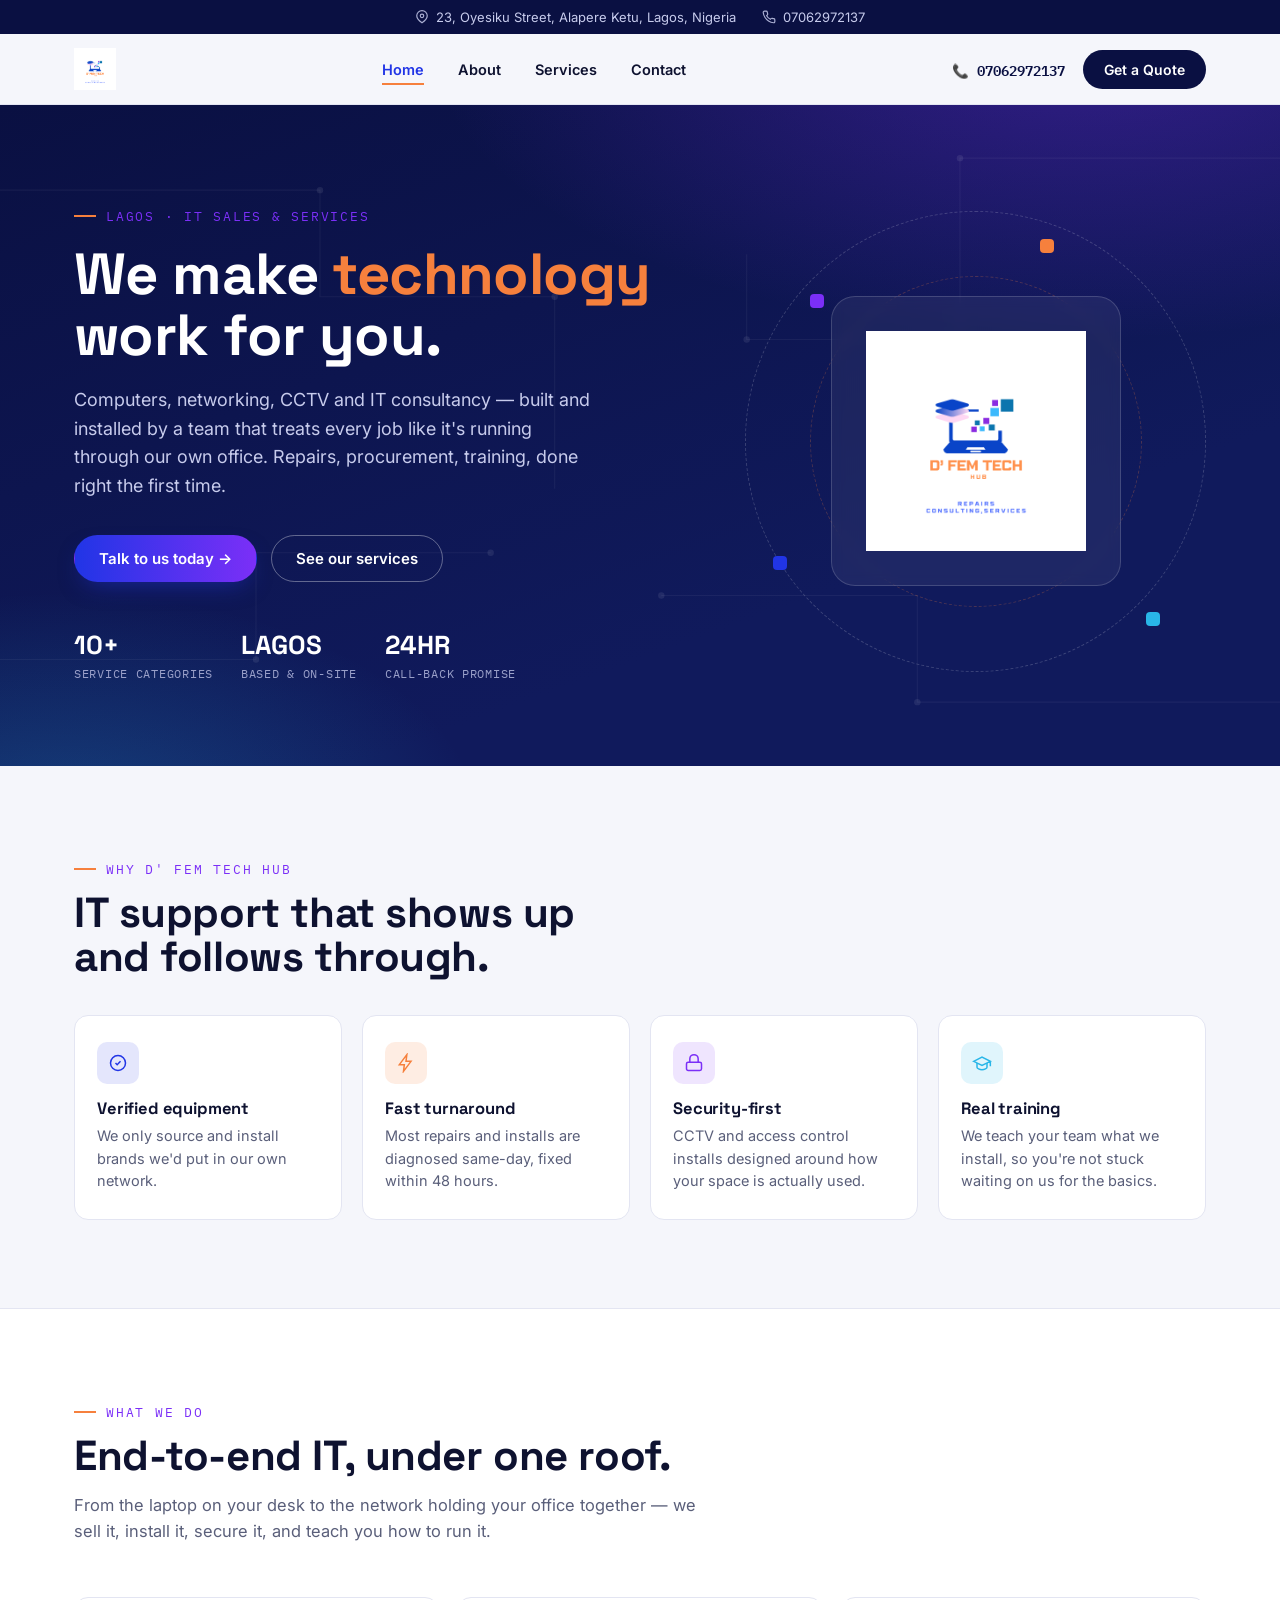
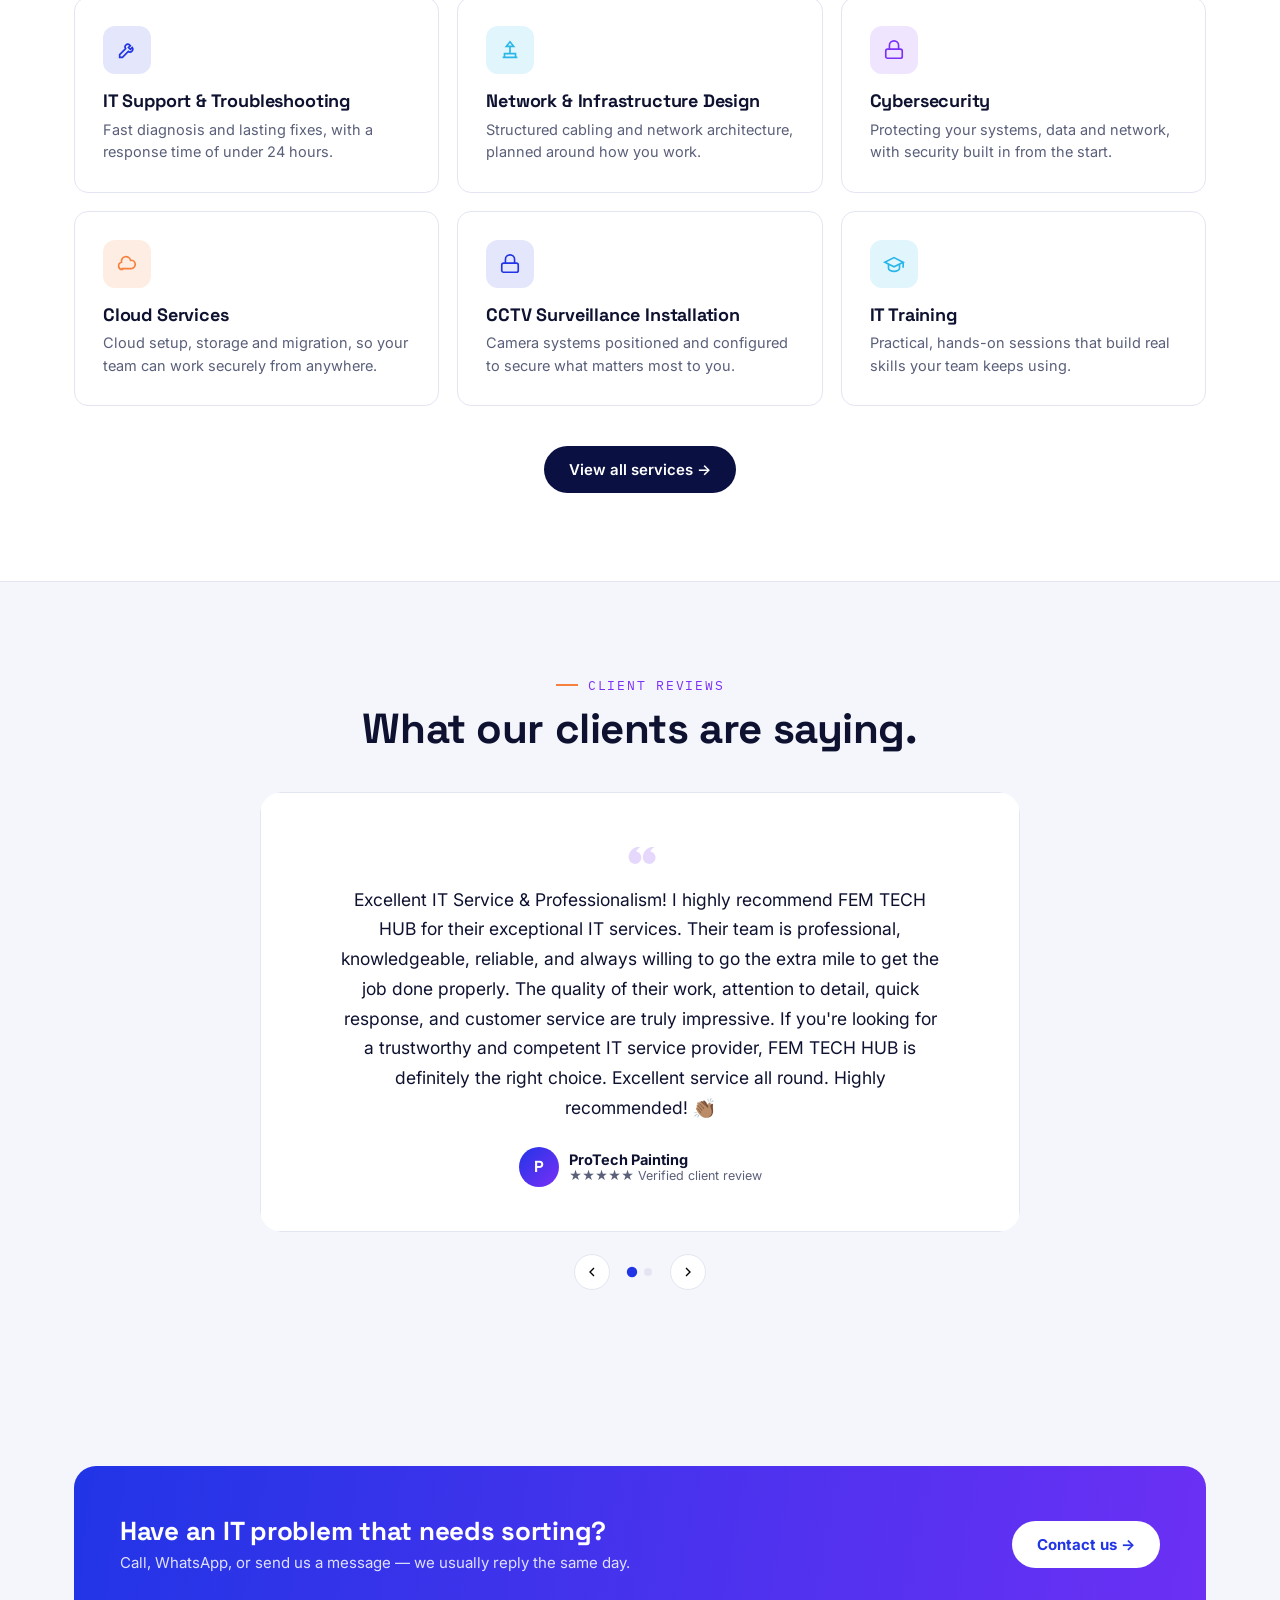
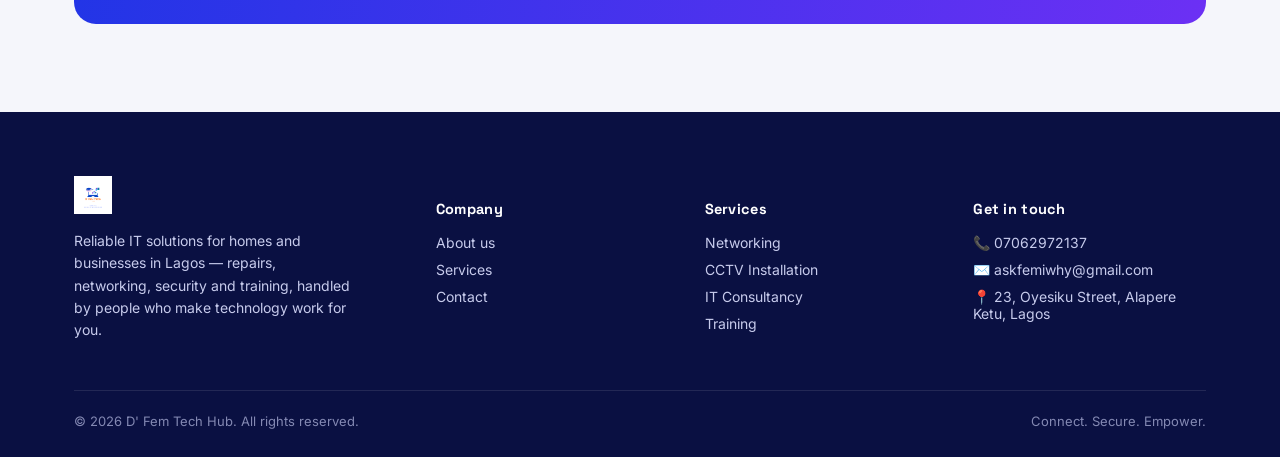
<file: index.html>
<!DOCTYPE html>
<html lang="en">
<head>
<meta charset="UTF-8">
<meta name="viewport" content="width=device-width, initial-scale=1.0">
<title>D' Fem Tech Hub — Reliable IT Solutions, Lagos</title>
<meta name="description" content="D' Fem Tech Hub provides computer &amp; laptop sales, networking, CCTV installation, IT procurement, consultancy and training in Lagos, Nigeria.">
<link rel="icon" href="assets/logo.png">
<link rel="preconnect" href="https://fonts.googleapis.com">
<link href="https://fonts.googleapis.com/css2?family=Space+Grotesk:wght@500;600;700&family=Inter:wght@400;500;600;700&family=IBM+Plex+Mono:wght@500&display=swap" rel="stylesheet">
<link rel="stylesheet" href="style.css">
</head>
<body>

<div class="topbar">
  <div class="topbar-inner container">
    <div class="topbar-left">
      <span><svg width="14" height="14" viewBox="0 0 24 24" fill="none" stroke="currentColor" stroke-width="2"><path d="M21 10c0 6-9 12-9 12s-9-6-9-12a9 9 0 0118 0z"/><circle cx="12" cy="10" r="3"/></svg> 23, Oyesiku Street, Alapere Ketu, Lagos, Nigeria</span>
      <span><svg width="14" height="14" viewBox="0 0 24 24" fill="none" stroke="currentColor" stroke-width="2"><path d="M22 16.9v3a2 2 0 01-2.2 2 19.8 19.8 0 01-8.6-3.1 19.5 19.5 0 01-6-6A19.8 19.8 0 012.1 4.2 2 2 0 014.1 2h3a2 2 0 012 1.7c.1.9.3 1.8.6 2.7a2 2 0 01-.5 2.1L8 9.7a16 16 0 006.3 6.3l1.2-1.2a2 2 0 012.1-.5c.9.3 1.8.5 2.7.6a2 2 0 011.7 2.1z"/></svg> <a href="tel:07062972137">07062972137</a></span>
    </div>
  </div>
</div>

<nav class="nav">
  <div class="nav-inner container">
    <a href="index.html" class="brand">
      <img src="assets/logo.png" alt="D' Fem Tech Hub logo">
    </a>
    <div class="nav-links">
      <a href="index.html" class="active">Home</a>
      <a href="about.html">About</a>
      <a href="services.html">Services</a>
      <a href="contact.html">Contact</a>
    </div>
    <div class="nav-cta">
      <span class="nav-phone">📞 07062972137</span>
      <a href="contact.html" class="btn btn-dark" style="padding:10px 20px;font-size:14px;">Get a Quote</a>
    </div>
    <button class="nav-toggle" aria-label="Toggle menu"><span></span><span></span><span></span></button>
  </div>
</nav>

<!-- HERO -->
<header class="hero">
  <svg class="circuit-bg" width="100%" height="100%" viewBox="0 0 1200 700" preserveAspectRatio="xMidYMid slice">
    <g stroke="rgba(255,255,255,.10)" stroke-width="1">
      <path d="M0 120 H300 V220 H520" fill="none"/>
      <path d="M1200 90 H900 V260 H700 V180" fill="none"/>
      <path d="M0 560 H240 V460 H460" fill="none"/>
      <path d="M1200 600 H860 V500 H620" fill="none"/>
      <path d="M520 220 V400" fill="none"/>
    </g>
    <g fill="rgba(255,255,255,.16)">
      <circle cx="300" cy="120" r="3"/><circle cx="520" cy="220" r="3"/>
      <circle cx="900" cy="90" r="3"/><circle cx="700" cy="260" r="3"/>
      <circle cx="240" cy="560" r="3"/><circle cx="460" cy="460" r="3"/>
      <circle cx="860" cy="600" r="3"/><circle cx="620" cy="500" r="3"/>
    </g>
  </svg>

  <div class="hero-inner container">
    <div>
      <span class="eyebrow">LAGOS · IT SALES &amp; SERVICES</span>
      <h1>We make <em>technology</em><br>work for you.</h1>
      <p class="lead">Computers, networking, CCTV and IT consultancy — built and installed by a team that treats every job like it's running through our own office. Repairs, procurement, training, done right the first time.</p>
      <div class="hero-actions">
        <a href="contact.html" class="btn btn-primary">Talk to us today →</a>
        <a href="services.html" class="btn btn-ghost">See our services</a>
      </div>
      <div class="hero-stats">
        <div><b>10+</b><span>SERVICE CATEGORIES</span></div>
        <div><b>LAGOS</b><span>BASED &amp; ON-SITE</span></div>
        <div><b>24HR</b><span>CALL-BACK PROMISE</span></div>
      </div>
    </div>

    <div class="hero-art">
      <div class="hero-art-ring"></div>
      <div class="hero-art-ring r2"></div>
      <div class="node dot-orange" style="top:6%; left:64%; animation-delay:.2s;"></div>
      <div class="node dot-purple" style="top:18%; left:14%; animation-delay:1.1s;"></div>
      <div class="node dot-cyan" style="bottom:10%; right:10%; animation-delay:.6s;"></div>
      <div class="node dot-blue" style="bottom:22%; left:6%; animation-delay:1.6s;"></div>
      <div class="hero-art-card">
        <img src="assets/logo.png" alt="D' Fem Tech Hub">
      </div>
    </div>
  </div>
</header>

<!-- VALUE STRIP -->
<section class="section-tight">
  <div class="container">
    <div class="section-head reveal">
      <span class="eyebrow">WHY D' FEM TECH HUB</span>
      <h2>IT support that shows up<br>and follows through.</h2>
    </div>
    <div class="value-grid">
      <div class="value-card reveal">
        <div class="ic c-blue">
          <svg width="20" height="20" viewBox="0 0 24 24" fill="none" stroke="currentColor" stroke-width="1.8"><path d="M9 12l2 2 4-4"/><circle cx="12" cy="12" r="9"/></svg>
        </div>
        <h4>Verified equipment</h4>
        <p>We only source and install brands we'd put in our own network.</p>
      </div>
      <div class="value-card reveal">
        <div class="ic c-orange">
          <svg width="20" height="20" viewBox="0 0 24 24" fill="none" stroke="currentColor" stroke-width="1.8"><path d="M13 2 4 14h6l-1 8 9-12h-6l1-8z"/></svg>
        </div>
        <h4>Fast turnaround</h4>
        <p>Most repairs and installs are diagnosed same-day, fixed within 48 hours.</p>
      </div>
      <div class="value-card reveal">
        <div class="ic c-purple">
          <svg width="20" height="20" viewBox="0 0 24 24" fill="none" stroke="currentColor" stroke-width="1.8"><rect x="3" y="11" width="18" height="10" rx="2"/><path d="M7 11V7a5 5 0 0110 0v4"/></svg>
        </div>
        <h4>Security-first</h4>
        <p>CCTV and access control installs designed around how your space is actually used.</p>
      </div>
      <div class="value-card reveal">
        <div class="ic c-cyan">
          <svg width="20" height="20" viewBox="0 0 24 24" fill="none" stroke="currentColor" stroke-width="1.8"><path d="M22 10v6M2 10l10-5 10 5-10 5-10-5z"/><path d="M6 12v5c0 1.5 3 3 6 3s6-1.5 6-3v-5"/></svg>
        </div>
        <h4>Real training</h4>
        <p>We teach your team what we install, so you're not stuck waiting on us for the basics.</p>
      </div>
    </div>
  </div>
</section>

<!-- SERVICES PREVIEW -->
<section style="background:var(--panel); border-top:1px solid var(--line); border-bottom:1px solid var(--line);">
  <div class="container">
    <div class="section-head reveal">
      <span class="eyebrow">WHAT WE DO</span>
      <h2>End-to-end IT, under one roof.</h2>
      <p>From the laptop on your desk to the network holding your office together — we sell it, install it, secure it, and teach you how to run it.</p>
    </div>
    <div class="svc-grid">
      <div class="svc-card reveal">
        <div class="ic c-blue"><svg width="22" height="22" viewBox="0 0 24 24" fill="none" stroke="currentColor" stroke-width="1.8"><path d="M14.7 6.3a3 3 0 00-4.2 4.2L4 17v3h3l6.5-6.5a3 3 0 004.2-4.2l-2.1 2.1-2-2 2.1-2.1z"/></svg></div>
        <h3>IT Support &amp; Troubleshooting</h3>
        <p>Fast diagnosis and lasting fixes, with a response time of under 24 hours.</p>
      </div>
      <div class="svc-card reveal">
        <div class="ic c-cyan"><svg width="22" height="22" viewBox="0 0 24 24" fill="none" stroke="currentColor" stroke-width="1.8"><path d="M4 20h16M6 20v-4h12v4M12 16V8M8 8h8l-4-5-4 5z"/></svg></div>
        <h3>Network &amp; Infrastructure Design</h3>
        <p>Structured cabling and network architecture, planned around how you work.</p>
      </div>
      <div class="svc-card reveal">
        <div class="ic c-purple"><svg width="22" height="22" viewBox="0 0 24 24" fill="none" stroke="currentColor" stroke-width="1.8"><rect x="3" y="11" width="18" height="10" rx="2"/><path d="M7 11V7a5 5 0 0110 0v4"/></svg></div>
        <h3>Cybersecurity</h3>
        <p>Protecting your systems, data and network, with security built in from the start.</p>
      </div>
      <div class="svc-card reveal">
        <div class="ic c-orange"><svg width="22" height="22" viewBox="0 0 24 24" fill="none" stroke="currentColor" stroke-width="1.8"><path d="M7 18a4 4 0 01-1-7.9A5 5 0 0115.9 8 4.5 4.5 0 0117 17H7z"/></svg></div>
        <h3>Cloud Services</h3>
        <p>Cloud setup, storage and migration, so your team can work securely from anywhere.</p>
      </div>
      <div class="svc-card reveal">
        <div class="ic c-blue"><svg width="22" height="22" viewBox="0 0 24 24" fill="none" stroke="currentColor" stroke-width="1.8"><rect x="3" y="11" width="18" height="10" rx="2"/><path d="M7 11V7a5 5 0 0110 0v4"/></svg></div>
        <h3>CCTV Surveillance Installation</h3>
        <p>Camera systems positioned and configured to secure what matters most to you.</p>
      </div>
      <div class="svc-card reveal">
        <div class="ic c-cyan"><svg width="22" height="22" viewBox="0 0 24 24" fill="none" stroke="currentColor" stroke-width="1.8"><path d="M22 10v6M2 10l10-5 10 5-10 5-10-5z"/><path d="M6 12v5c0 1.5 3 3 6 3s6-1.5 6-3v-5"/></svg></div>
        <h3>IT Training</h3>
        <p>Practical, hands-on sessions that build real skills your team keeps using.</p>
      </div>
    </div>
    <div style="text-align:center; margin-top:40px;">
      <a href="services.html" class="btn btn-dark">View all services →</a>
    </div>
  </div>
</section>

<!-- TESTIMONIAL -->
<section>
  <div class="container">
    <div class="section-head reveal" style="margin:0 auto 40px; text-align:center; max-width:640px;">
      <span class="eyebrow" style="justify-content:center;">CLIENT REVIEWS</span>
      <h2>What our clients are saying.</h2>
    </div>

    <div class="reveal testimonial-carousel">
      <div class="testimonial-viewport">
        <div class="testimonial-track" id="testimonial-track">

          <div class="testimonial-slide">
            <svg width="34" height="34" viewBox="0 0 24 24" fill="var(--purple)" style="opacity:.18; margin:0 auto 10px;"><path d="M9.5 7C6.5 8 4 10.8 4 14.2 4 17 6 19 8.5 19S13 17 13 14.5c0-2.2-1.6-4-3.7-4.3.4-1.3 1.7-2.6 3.2-3.2L9.5 7zm10 0c-3 1-5.5 3.8-5.5 7.2 0 2.8 2 4.8 4.5 4.8S23 17 23 14.5c0-2.2-1.6-4-3.7-4.3.4-1.3 1.7-2.6 3.2-3.2L19.5 7z"/></svg>
            <p>
              Excellent IT Service &amp; Professionalism! I highly recommend FEM TECH HUB for their exceptional IT services. Their team is professional, knowledgeable, reliable, and always willing to go the extra mile to get the job done properly. The quality of their work, attention to detail, quick response, and customer service are truly impressive. If you're looking for a trustworthy and competent IT service provider, FEM TECH HUB is definitely the right choice. Excellent service all round. Highly recommended! 👏🏽
            </p>
            <div class="testimonial-author">
              <div class="testimonial-avatar">P</div>
              <div>
                <div class="testimonial-name">ProTech Painting</div>
                <div class="testimonial-meta">★★★★★ Verified client review</div>
              </div>
            </div>
          </div>

          <div class="testimonial-slide">
            <svg width="34" height="34" viewBox="0 0 24 24" fill="var(--purple)" style="opacity:.18; margin:0 auto 10px;"><path d="M9.5 7C6.5 8 4 10.8 4 14.2 4 17 6 19 8.5 19S13 17 13 14.5c0-2.2-1.6-4-3.7-4.3.4-1.3 1.7-2.6 3.2-3.2L9.5 7zm10 0c-3 1-5.5 3.8-5.5 7.2 0 2.8 2 4.8 4.5 4.8S23 17 23 14.5c0-2.2-1.6-4-3.7-4.3.4-1.3 1.7-2.6 3.2-3.2L19.5 7z"/></svg>
            <p>
              He did a very good job, both computers are in a good state.
            </p>
            <div class="testimonial-author">
              <div class="testimonial-avatar">M</div>
              <div>
                <div class="testimonial-name">Mercy Chukwudubem</div>
                <div class="testimonial-meta">★★★★★ Verified client review</div>
              </div>
            </div>
          </div>

        </div>
      </div>

      <div class="testimonial-nav">
        <button class="testimonial-arrow" id="testimonial-prev" aria-label="Previous review">
          <svg width="16" height="16" viewBox="0 0 24 24" fill="none" stroke="currentColor" stroke-width="2"><path d="M15 18l-6-6 6-6"/></svg>
        </button>
        <div class="testimonial-dots" id="testimonial-dots">
          <button class="testimonial-dot active" data-slide="0" aria-label="Review 1"></button>
          <button class="testimonial-dot" data-slide="1" aria-label="Review 2"></button>
        </div>
        <button class="testimonial-arrow" id="testimonial-next" aria-label="Next review">
          <svg width="16" height="16" viewBox="0 0 24 24" fill="none" stroke="currentColor" stroke-width="2"><path d="M9 18l6-6-6-6"/></svg>
        </button>
      </div>
    </div>
  </div>
</section>

<!-- CTA -->
<section>
  <div class="container">
    <div class="cta-band reveal">
      <div>
        <h3>Have an IT problem that needs sorting?</h3>
        <p>Call, WhatsApp, or send us a message — we usually reply the same day.</p>
      </div>
      <a href="contact.html" class="btn" style="background:#fff; color:var(--blue); font-weight:700;">Contact us →</a>
    </div>
  </div>
</section>

<footer>
  <div class="container">
    <div class="foot-grid">
      <div>
        <div class="foot-brand">
          <img src="assets/logo.png" alt="D' Fem Tech Hub">
        </div>
        <p style="max-width:280px; font-size:14px; line-height:1.6;">Reliable IT solutions for homes and businesses in Lagos — repairs, networking, security and training, handled by people who make technology work for you.</p>
      </div>
      <div>
        <h5>Company</h5>
        <ul>
          <li><a href="about.html">About us</a></li>
          <li><a href="services.html">Services</a></li>
          <li><a href="contact.html">Contact</a></li>
        </ul>
      </div>
      <div>
        <h5>Services</h5>
        <ul>
          <li><a href="services.html">Networking</a></li>
          <li><a href="services.html">CCTV Installation</a></li>
          <li><a href="services.html">IT Consultancy</a></li>
          <li><a href="services.html">Training</a></li>
        </ul>
      </div>
      <div>
        <h5>Get in touch</h5>
        <ul>
          <li>📞 07062972137</li>
          <li>✉️ askfemiwhy@gmail.com</li>
          <li>📍 23, Oyesiku Street, Alapere Ketu, Lagos</li>
        </ul>
      </div>
    </div>
    <div class="foot-bottom">
      <span>© 2026 D' Fem Tech Hub. All rights reserved.</span>
      <span>Connect. Secure. Empower.</span>
    </div>
  </div>
</footer>

<script src="script.js"></script>
</body>
</html>
</file>
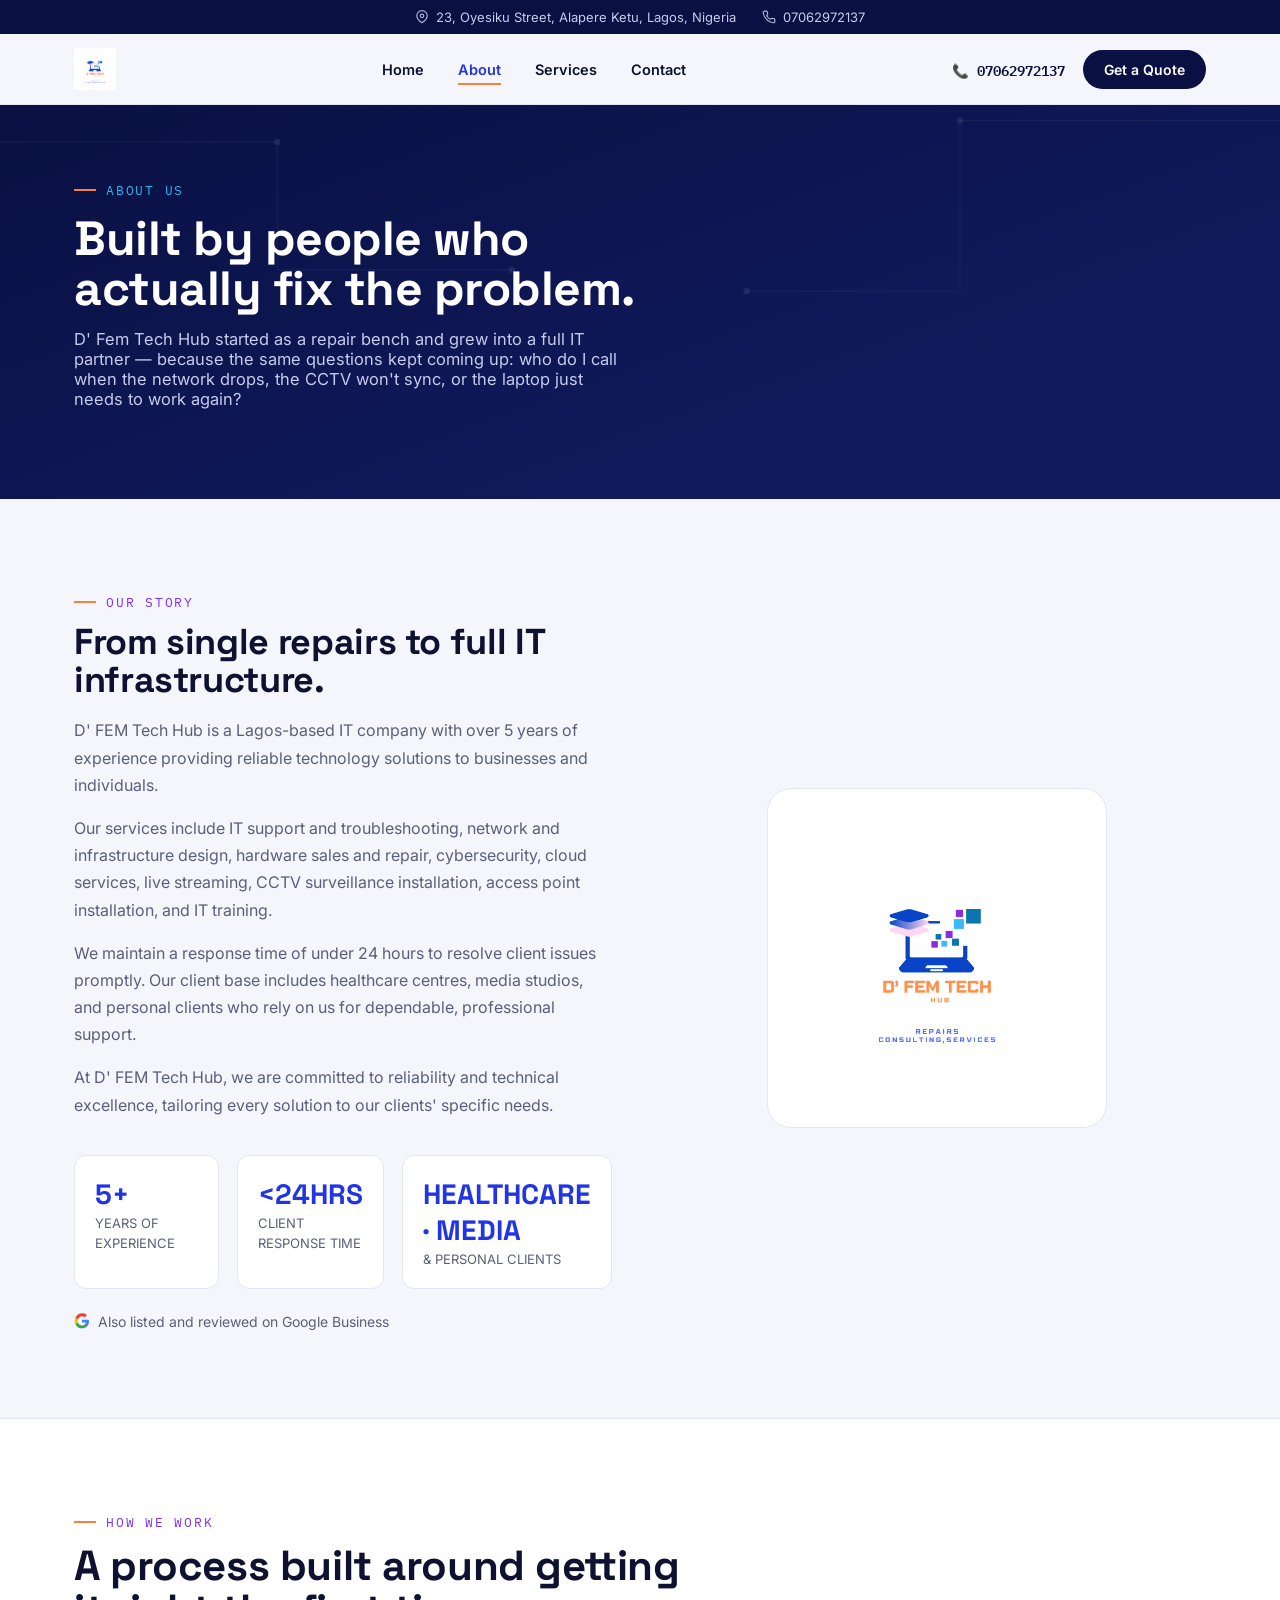
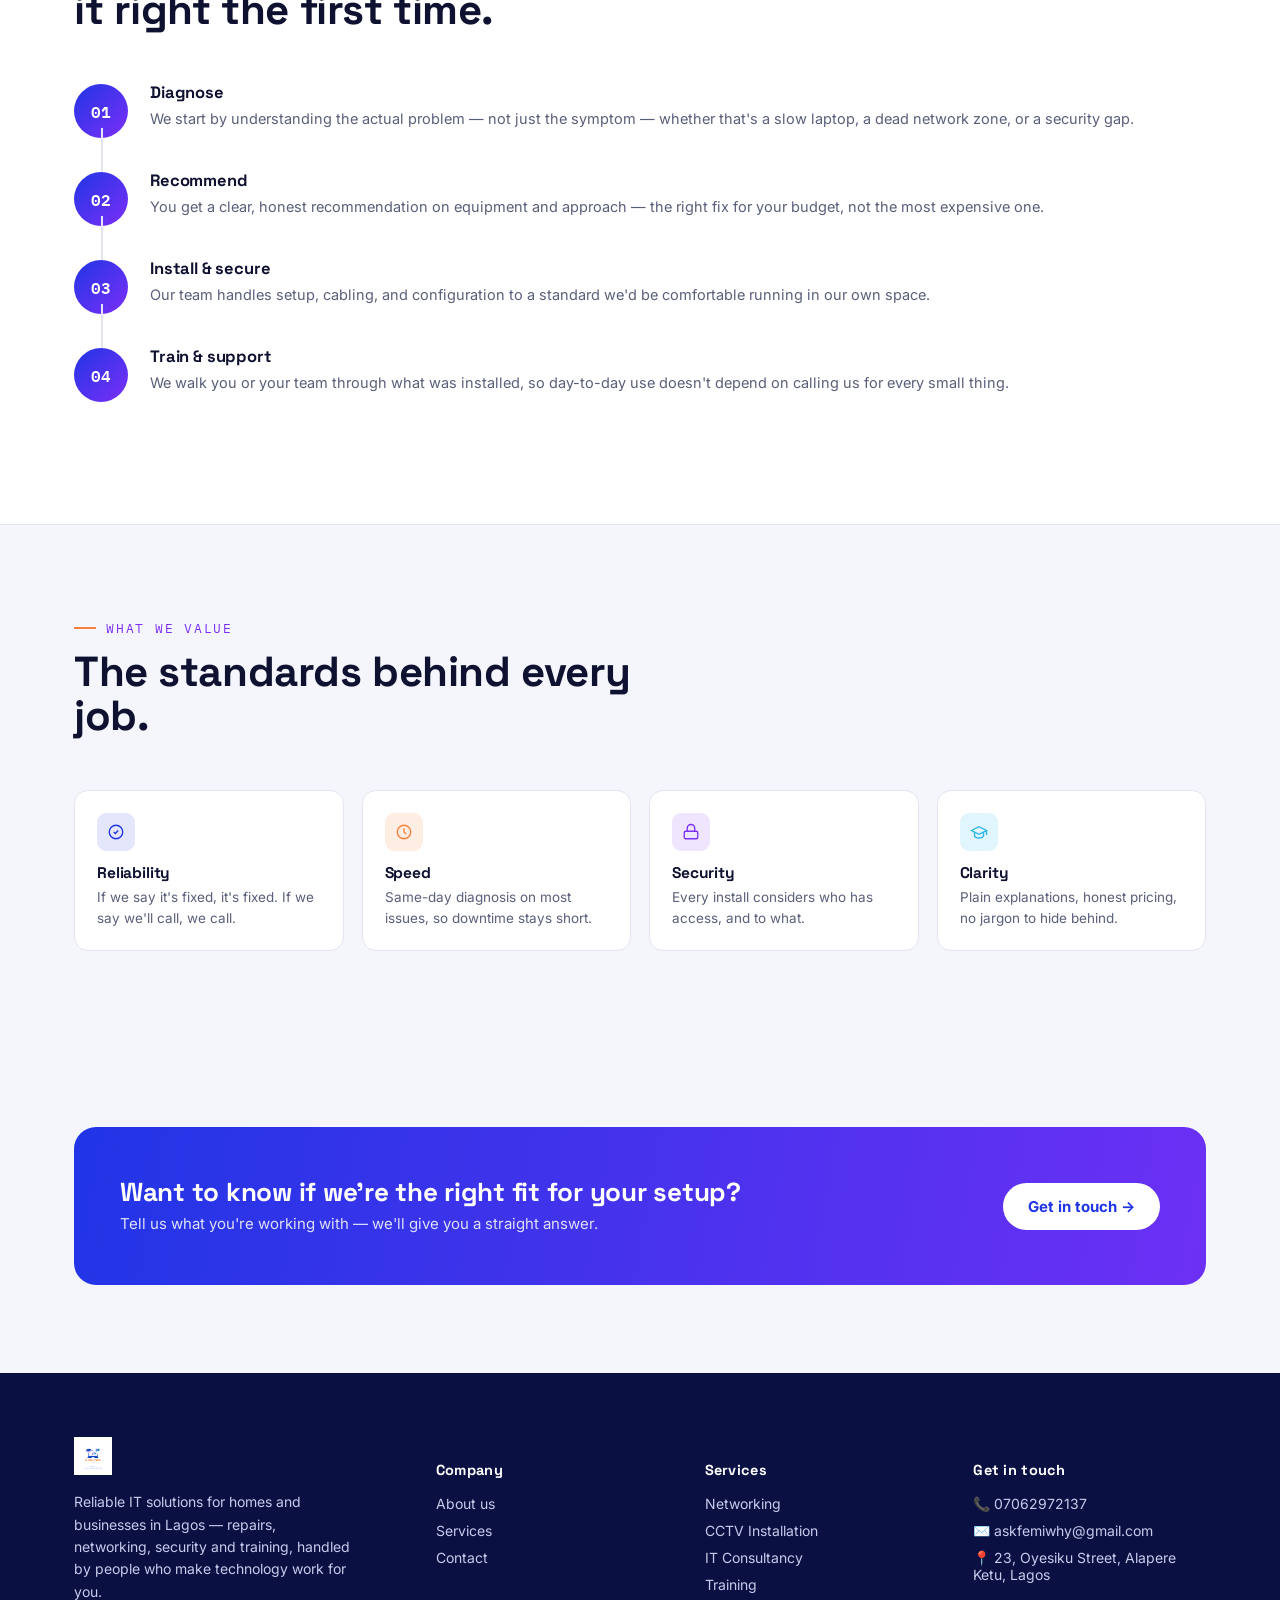
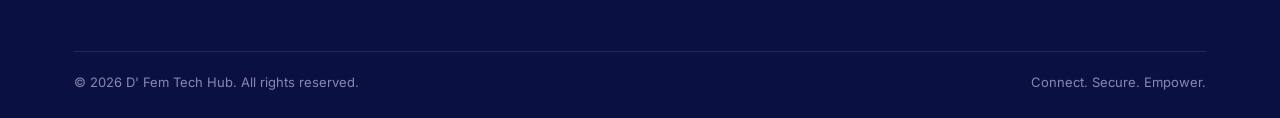
<file: about.html>
<!DOCTYPE html>
<html lang="en">
<head>
<meta charset="UTF-8">
<meta name="viewport" content="width=device-width, initial-scale=1.0">
<title>About — D' Fem Tech Hub</title>
<link rel="icon" href="assets/logo.png">
<link rel="preconnect" href="https://fonts.googleapis.com">
<link href="https://fonts.googleapis.com/css2?family=Space+Grotesk:wght@500;600;700&family=Inter:wght@400;500;600;700&family=IBM+Plex+Mono:wght@500&display=swap" rel="stylesheet">
<link rel="stylesheet" href="style.css">
</head>
<body>

<div class="topbar">
  <div class="topbar-inner container">
    <div class="topbar-left">
      <span><svg width="14" height="14" viewBox="0 0 24 24" fill="none" stroke="currentColor" stroke-width="2"><path d="M21 10c0 6-9 12-9 12s-9-6-9-12a9 9 0 0118 0z"/><circle cx="12" cy="10" r="3"/></svg> 23, Oyesiku Street, Alapere Ketu, Lagos, Nigeria</span>
      <span><svg width="14" height="14" viewBox="0 0 24 24" fill="none" stroke="currentColor" stroke-width="2"><path d="M22 16.9v3a2 2 0 01-2.2 2 19.8 19.8 0 01-8.6-3.1 19.5 19.5 0 01-6-6A19.8 19.8 0 012.1 4.2 2 2 0 014.1 2h3a2 2 0 012 1.7c.1.9.3 1.8.6 2.7a2 2 0 01-.5 2.1L8 9.7a16 16 0 006.3 6.3l1.2-1.2a2 2 0 012.1-.5c.9.3 1.8.5 2.7.6a2 2 0 011.7 2.1z"/></svg> <a href="tel:07062972137">07062972137</a></span>
    </div>
  </div>
</div>

<nav class="nav">
  <div class="nav-inner container">
    <a href="index.html" class="brand"><img src="assets/logo.png" alt="D' Fem Tech Hub logo"></a>
    <div class="nav-links">
      <a href="index.html">Home</a>
      <a href="about.html" class="active">About</a>
      <a href="services.html">Services</a>
      <a href="contact.html">Contact</a>
    </div>
    <div class="nav-cta">
      <span class="nav-phone">📞 07062972137</span>
      <a href="contact.html" class="btn btn-dark" style="padding:10px 20px;font-size:14px;">Get a Quote</a>
    </div>
    <button class="nav-toggle" aria-label="Toggle menu"><span></span><span></span><span></span></button>
  </div>
</nav>

<header class="page-hero">
  <svg class="circuit-bg" width="100%" height="100%" viewBox="0 0 1200 500" preserveAspectRatio="xMidYMid slice" style="position:absolute; inset:0; opacity:.5;">
    <g stroke="rgba(255,255,255,.10)" stroke-width="1">
      <path d="M0 100 H260 V220 H480" fill="none"/>
      <path d="M1200 80 H900 V240 H700" fill="none"/>
    </g>
    <g fill="rgba(255,255,255,.16)">
      <circle cx="260" cy="100" r="3"/><circle cx="480" cy="220" r="3"/>
      <circle cx="900" cy="80" r="3"/><circle cx="700" cy="240" r="3"/>
    </g>
  </svg>
  <div class="container">
    <span class="eyebrow" style="color:var(--cyan);">ABOUT US</span>
    <h1>Built by people who<br>actually fix the problem.</h1>
    <p>D' Fem Tech Hub started as a repair bench and grew into a full IT partner — because the same questions kept coming up: who do I call when the network drops, the CCTV won't sync, or the laptop just needs to work again?</p>
  </div>
</header>

<section>
  <div class="container split">
    <div class="reveal">
      <span class="eyebrow">OUR STORY</span>
      <h2 style="font-size:clamp(26px,3vw,36px); margin-top:14px;">From single repairs to full IT infrastructure.</h2>
      <p style="color:var(--muted); margin-top:18px; line-height:1.7; font-size:16px;">
        D' FEM Tech Hub is a Lagos-based IT company with over 5 years of experience providing reliable technology solutions to businesses and individuals.
      </p>
      <p style="color:var(--muted); margin-top:16px; line-height:1.7; font-size:16px;">
        Our services include IT support and troubleshooting, network and infrastructure design, hardware sales and repair, cybersecurity, cloud services, live streaming, CCTV surveillance installation, access point installation, and IT training.
      </p>
      <p style="color:var(--muted); margin-top:16px; line-height:1.7; font-size:16px;">
        We maintain a response time of under 24 hours to resolve client issues promptly. Our client base includes healthcare centres, media studios, and personal clients who rely on us for dependable, professional support.
      </p>
      <p style="color:var(--muted); margin-top:16px; line-height:1.7; font-size:16px;">
        At D' FEM Tech Hub, we are committed to reliability and technical excellence, tailoring every solution to our clients' specific needs.
      </p>
      <div class="stat-row">
        <div><b>5+</b><span>YEARS OF EXPERIENCE</span></div>
        <div><b>&lt;24HRS</b><span>CLIENT RESPONSE TIME</span></div>
        <div><b>HEALTHCARE · MEDIA</b><span>&amp; PERSONAL CLIENTS</span></div>
      </div>
      <p style="margin-top:24px; display:flex; align-items:center; gap:8px; font-size:14px; color:var(--muted);">
        <svg width="16" height="16" viewBox="0 0 24 24"><path fill="#4285F4" d="M22.5 12.2c0-.8-.1-1.5-.2-2.2H12v4.2h5.9c-.3 1.4-1 2.5-2.2 3.3v2.7h3.6c2.1-1.9 3.2-4.8 3.2-8z"/><path fill="#34A853" d="M12 23c3 0 5.4-1 7.2-2.7l-3.6-2.7c-1 .7-2.2 1.1-3.6 1.1-2.8 0-5.1-1.9-6-4.4H2.3v2.8A11 11 0 0012 23z"/><path fill="#FBBC05" d="M6 14.3a6.6 6.6 0 010-4.6V6.9H2.3a11 11 0 000 10.2L6 14.3z"/><path fill="#EA4335" d="M12 4.8c1.6 0 3.1.6 4.2 1.7l3.2-3.2C17.4 1.4 15 .4 12 .4a11 11 0 00-9.7 6.5l3.7 2.8C6.9 6.7 9.2 4.8 12 4.8z"/></svg>
        Also listed and reviewed on Google Business
      </p>
    </div>
    <div class="reveal" style="display:flex; justify-content:center;">
      <div style="background:var(--panel); border:1px solid var(--line); border-radius:24px; padding:40px; max-width:340px;">
        <img src="assets/logo.png" alt="D' Fem Tech Hub" style="width:100%;">
      </div>
    </div>
  </div>
</section>

<section style="background:var(--panel); border-top:1px solid var(--line); border-bottom:1px solid var(--line);">
  <div class="container">
    <div class="section-head reveal">
      <span class="eyebrow">HOW WE WORK</span>
      <h2>A process built around getting it right the first time.</h2>
    </div>
    <div class="timeline">
      <div class="step reveal">
        <div class="num">01</div>
        <div>
          <h4>Diagnose</h4>
          <p>We start by understanding the actual problem — not just the symptom — whether that's a slow laptop, a dead network zone, or a security gap.</p>
        </div>
      </div>
      <div class="step reveal">
        <div class="num">02</div>
        <div>
          <h4>Recommend</h4>
          <p>You get a clear, honest recommendation on equipment and approach — the right fix for your budget, not the most expensive one.</p>
        </div>
      </div>
      <div class="step reveal">
        <div class="num">03</div>
        <div>
          <h4>Install &amp; secure</h4>
          <p>Our team handles setup, cabling, and configuration to a standard we'd be comfortable running in our own space.</p>
        </div>
      </div>
      <div class="step reveal">
        <div class="num">04</div>
        <div>
          <h4>Train &amp; support</h4>
          <p>We walk you or your team through what was installed, so day-to-day use doesn't depend on calling us for every small thing.</p>
        </div>
      </div>
    </div>
  </div>
</section>

<section>
  <div class="container">
    <div class="section-head reveal">
      <span class="eyebrow">WHAT WE VALUE</span>
      <h2>The standards behind every job.</h2>
    </div>
    <div class="values-grid">
      <div class="value-mini reveal">
        <div class="ic c-blue"><svg width="18" height="18" viewBox="0 0 24 24" fill="none" stroke="currentColor" stroke-width="1.8"><path d="M9 12l2 2 4-4"/><circle cx="12" cy="12" r="9"/></svg></div>
        <h4 style="font-size:15.5px; margin-bottom:6px;">Reliability</h4>
        <p style="font-size:13.5px; color:var(--muted); line-height:1.5;">If we say it's fixed, it's fixed. If we say we'll call, we call.</p>
      </div>
      <div class="value-mini reveal">
        <div class="ic c-orange"><svg width="18" height="18" viewBox="0 0 24 24" fill="none" stroke="currentColor" stroke-width="1.8"><circle cx="12" cy="12" r="9"/><path d="M12 7v5l3 3"/></svg></div>
        <h4 style="font-size:15.5px; margin-bottom:6px;">Speed</h4>
        <p style="font-size:13.5px; color:var(--muted); line-height:1.5;">Same-day diagnosis on most issues, so downtime stays short.</p>
      </div>
      <div class="value-mini reveal">
        <div class="ic c-purple"><svg width="18" height="18" viewBox="0 0 24 24" fill="none" stroke="currentColor" stroke-width="1.8"><rect x="3" y="11" width="18" height="10" rx="2"/><path d="M7 11V7a5 5 0 0110 0v4"/></svg></div>
        <h4 style="font-size:15.5px; margin-bottom:6px;">Security</h4>
        <p style="font-size:13.5px; color:var(--muted); line-height:1.5;">Every install considers who has access, and to what.</p>
      </div>
      <div class="value-mini reveal">
        <div class="ic c-cyan"><svg width="18" height="18" viewBox="0 0 24 24" fill="none" stroke="currentColor" stroke-width="1.8"><path d="M22 10v6M2 10l10-5 10 5-10 5-10-5z"/><path d="M6 12v5c0 1.5 3 3 6 3s6-1.5 6-3v-5"/></svg></div>
        <h4 style="font-size:15.5px; margin-bottom:6px;">Clarity</h4>
        <p style="font-size:13.5px; color:var(--muted); line-height:1.5;">Plain explanations, honest pricing, no jargon to hide behind.</p>
      </div>
    </div>
  </div>
</section>

<section>
  <div class="container">
    <div class="cta-band reveal">
      <div>
        <h3>Want to know if we're the right fit for your setup?</h3>
        <p>Tell us what you're working with — we'll give you a straight answer.</p>
      </div>
      <a href="contact.html" class="btn" style="background:#fff; color:var(--blue); font-weight:700;">Get in touch →</a>
    </div>
  </div>
</section>

<footer>
  <div class="container">
    <div class="foot-grid">
      <div>
        <div class="foot-brand"><img src="assets/logo.png" alt="D' Fem Tech Hub"></div>
        <p style="max-width:280px; font-size:14px; line-height:1.6;">Reliable IT solutions for homes and businesses in Lagos — repairs, networking, security and training, handled by people who make technology work for you.</p>
      </div>
      <div>
        <h5>Company</h5>
        <ul><li><a href="about.html">About us</a></li><li><a href="services.html">Services</a></li><li><a href="contact.html">Contact</a></li></ul>
      </div>
      <div>
        <h5>Services</h5>
        <ul><li><a href="services.html">Networking</a></li><li><a href="services.html">CCTV Installation</a></li><li><a href="services.html">IT Consultancy</a></li><li><a href="services.html">Training</a></li></ul>
      </div>
      <div>
        <h5>Get in touch</h5>
        <ul><li>📞 07062972137</li><li>✉️ askfemiwhy@gmail.com</li><li>📍 23, Oyesiku Street, Alapere Ketu, Lagos</li></ul>
      </div>
    </div>
    <div class="foot-bottom">
      <span>© 2026 D' Fem Tech Hub. All rights reserved.</span>
      <span>Connect. Secure. Empower.</span>
    </div>
  </div>
</footer>

<script src="script.js"></script>
</body>
</html>
</file>
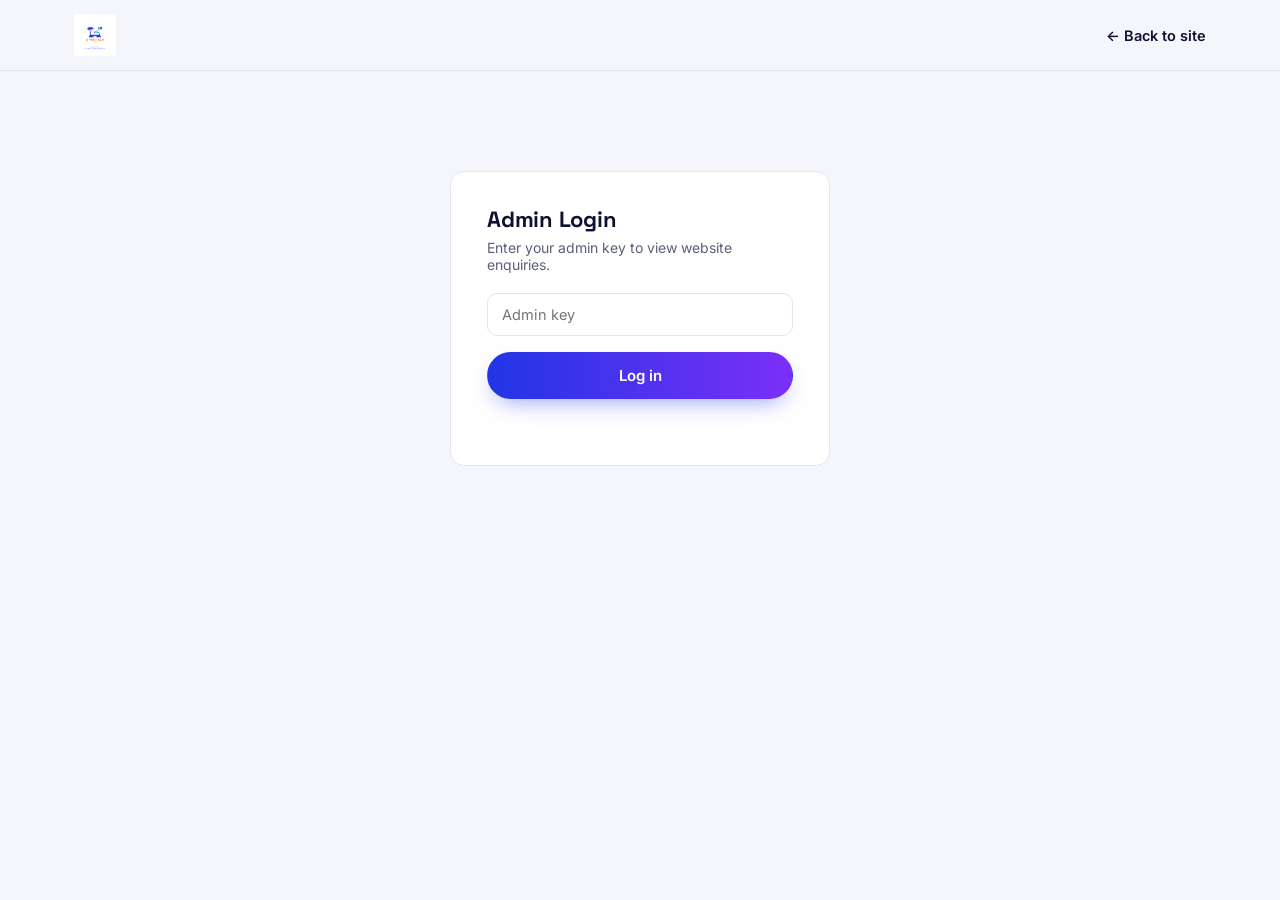
<file: admin.html>
<!DOCTYPE html>
<html lang="en">
<head>
<meta charset="UTF-8">
<meta name="viewport" content="width=device-width, initial-scale=1.0">
<title>Admin — D' Fem Tech Hub</title>
<meta name="robots" content="noindex, nofollow">
<link rel="icon" href="assets/logo.png">
<link rel="preconnect" href="https://fonts.googleapis.com">
<link href="https://fonts.googleapis.com/css2?family=Space+Grotesk:wght@500;600;700&family=Inter:wght@400;500;600;700&family=IBM+Plex+Mono:wght@500&display=swap" rel="stylesheet">
<link rel="stylesheet" href="style.css">
<style>
  .admin-wrap{ max-width:1080px; margin:0 auto; padding:48px 24px 80px; }
  .login-box{ max-width:380px; margin:100px auto; background:var(--panel); border:1px solid var(--line); border-radius:var(--radius); padding:36px; }
  .login-box input{ width:100%; border:1.5px solid var(--line); border-radius:10px; padding:12px 14px; font-size:14.5px; font-family:var(--body); }
  .login-box input:focus{ outline:none; border-color:var(--blue); }
  table{ width:100%; border-collapse:collapse; background:var(--panel); border-radius:var(--radius); overflow:hidden; }
  th, td{ text-align:left; padding:12px 14px; border-bottom:1px solid var(--line); font-size:13.5px; vertical-align:top; }
  th{ background:var(--navy); color:#fff; font-family:var(--mono); font-size:11px; letter-spacing:.06em; text-transform:uppercase; }
  tr:hover td{ background:#f8f9ff; }
  .msg-cell{ max-width:280px; white-space:normal; line-height:1.5; }
  .empty{ text-align:center; padding:70px 20px; color:var(--muted); background:var(--panel); border-radius:var(--radius); border:1px solid var(--line); }
  .table-scroll{ overflow-x:auto; border-radius:var(--radius); }
  .badge{ display:inline-block; padding:3px 10px; border-radius:999px; font-size:11.5px; font-weight:600; background:rgba(33,53,230,.1); color:var(--blue); }
</style>
</head>
<body>

<nav class="nav">
  <div class="nav-inner container">
    <a href="index.html" class="brand"><img src="assets/logo.png" alt="D' Fem Tech Hub logo"></a>
    <div class="nav-links"><a href="index.html">← Back to site</a></div>
  </div>
</nav>

<div id="login-view" class="login-box">
  <h2 style="font-size:22px; margin-bottom:8px; font-family:var(--display);">Admin Login</h2>
  <p style="color:var(--muted); font-size:14px; margin-bottom:20px;">Enter your admin key to view website enquiries.</p>
  <div style="margin-bottom:16px;">
    <input id="admin-key-input" type="password" placeholder="Admin key" autocomplete="off">
  </div>
  <button id="login-btn" class="btn btn-primary" style="width:100%; justify-content:center;">Log in</button>
  <p id="login-error" style="color:#c0392b; font-size:13.5px; margin-top:12px; min-height:18px;"></p>
</div>

<div id="dashboard-view" class="admin-wrap" style="display:none;">
  <div style="display:flex; justify-content:space-between; align-items:center; margin-bottom:28px; flex-wrap:wrap; gap:14px;">
    <div>
      <span class="eyebrow">ADMIN DASHBOARD</span>
      <h2 style="font-size:26px; margin-top:8px;">Website Enquiries</h2>
    </div>
    <div style="display:flex; gap:10px;">
      <button id="refresh-btn" class="btn btn-dark">↻ Refresh</button>
      <button id="logout-btn" class="btn" style="background:#fff; border:1.5px solid var(--line);">Log out</button>
    </div>
  </div>
  <div id="table-wrap"><p class="empty">Loading…</p></div>
</div>

<script>
const loginView = document.getElementById('login-view');
const dashboardView = document.getElementById('dashboard-view');
const keyInput = document.getElementById('admin-key-input');
const loginBtn = document.getElementById('login-btn');
const loginError = document.getElementById('login-error');
const tableWrap = document.getElementById('table-wrap');

function getKey(){ return sessionStorage.getItem('adminKey'); }

function showLogin(msg){
  dashboardView.style.display = 'none';
  loginView.style.display = 'block';
  loginError.textContent = msg || '';
  keyInput.value = '';
  keyInput.focus();
}

function showDashboard(){
  loginView.style.display = 'none';
  dashboardView.style.display = 'block';
  loadEnquiries();
}

async function loadEnquiries(){
  tableWrap.innerHTML = '<p class="empty">Loading…</p>';
  try {
    const res = await fetch('/api/enquiries', { headers: { 'x-admin-key': getKey() } });
    if(res.status === 401){
      sessionStorage.removeItem('adminKey');
      showLogin('Session expired — please log in again.');
      return;
    }
    const data = await res.json();
    if(!data.enquiries || data.enquiries.length === 0){
      tableWrap.innerHTML = '<p class="empty">No enquiries yet — they\'ll show up here as soon as someone submits the contact form.</p>';
      return;
    }
    const rows = data.enquiries.map(e => `
      <tr>
        <td>${new Date(e.created_at).toLocaleString('en-GB', { day:'2-digit', month:'short', hour:'2-digit', minute:'2-digit' })}</td>
        <td><b>${escapeHtml(e.name || '')}</b></td>
        <td><a href="tel:${escapeHtml(e.phone || '')}">${escapeHtml(e.phone || '')}</a></td>
        <td>${e.email ? `<a href="mailto:${escapeHtml(e.email)}">${escapeHtml(e.email)}</a>` : '—'}</td>
        <td><span class="badge">${escapeHtml(e.service || 'General')}</span></td>
        <td class="msg-cell">${escapeHtml(e.message || '—')}</td>
      </tr>
    `).join('');
    tableWrap.innerHTML = `
      <p style="font-size:13.5px; color:var(--muted); margin-bottom:14px;">${data.enquiries.length} enquir${data.enquiries.length === 1 ? 'y' : 'ies'} total</p>
      <div class="table-scroll">
        <table>
          <thead><tr><th>Date</th><th>Name</th><th>Phone</th><th>Email</th><th>Service</th><th>Message</th></tr></thead>
          <tbody>${rows}</tbody>
        </table>
      </div>
    `;
  } catch(err){
    tableWrap.innerHTML = '<p class="empty">Something went wrong loading enquiries. Try refreshing.</p>';
  }
}

function escapeHtml(str){
  return String(str).replace(/&/g,'&amp;').replace(/</g,'&lt;').replace(/>/g,'&gt;');
}

loginBtn.addEventListener('click', async () => {
  const key = keyInput.value.trim();
  if(!key){ loginError.textContent = 'Enter your admin key.'; return; }
  loginError.textContent = '';
  const res = await fetch('/api/enquiries', { headers: { 'x-admin-key': key } });
  if(res.status === 401){
    loginError.textContent = 'Incorrect admin key.';
    return;
  }
  sessionStorage.setItem('adminKey', key);
  showDashboard();
});
keyInput.addEventListener('keydown', (e) => { if(e.key === 'Enter') loginBtn.click(); });

document.getElementById('refresh-btn').addEventListener('click', loadEnquiries);
document.getElementById('logout-btn').addEventListener('click', () => {
  sessionStorage.removeItem('adminKey');
  showLogin();
});

if(getKey()){ showDashboard(); }
</script>

</body>
</html>
</file>
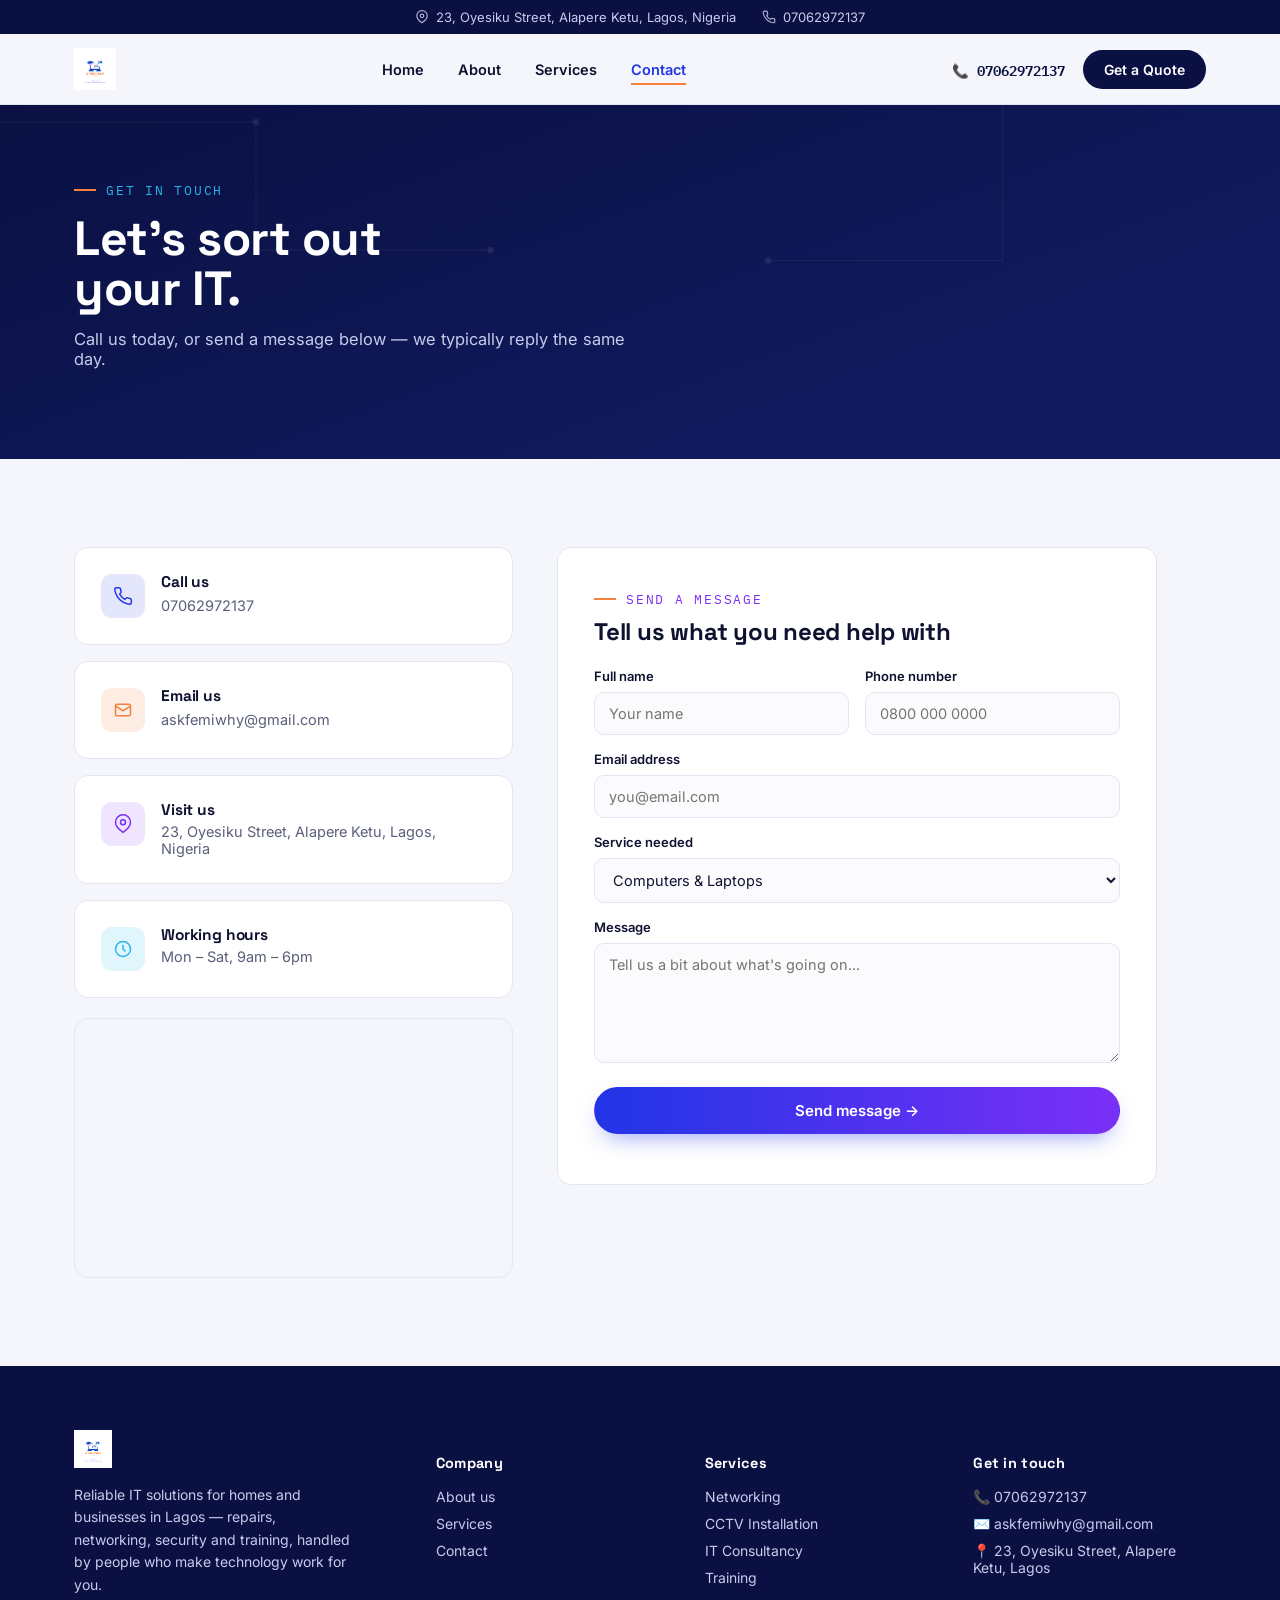
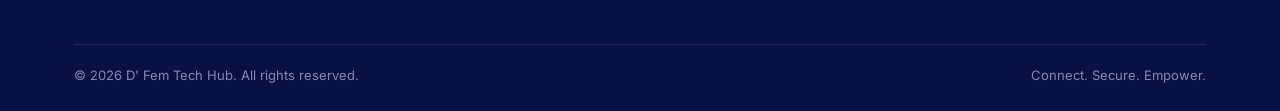
<file: contact.html>
<!DOCTYPE html>
<html lang="en">
<head>
<meta charset="UTF-8">
<meta name="viewport" content="width=device-width, initial-scale=1.0">
<title>Contact — D' Fem Tech Hub</title>
<link rel="icon" href="assets/logo.png">
<link rel="preconnect" href="https://fonts.googleapis.com">
<link href="https://fonts.googleapis.com/css2?family=Space+Grotesk:wght@500;600;700&family=Inter:wght@400;500;600;700&family=IBM+Plex+Mono:wght@500&display=swap" rel="stylesheet">
<link rel="stylesheet" href="style.css">
</head>
<body>

<div class="topbar">
  <div class="topbar-inner container">
    <div class="topbar-left">
      <span><svg width="14" height="14" viewBox="0 0 24 24" fill="none" stroke="currentColor" stroke-width="2"><path d="M21 10c0 6-9 12-9 12s-9-6-9-12a9 9 0 0118 0z"/><circle cx="12" cy="10" r="3"/></svg> 23, Oyesiku Street, Alapere Ketu, Lagos, Nigeria</span>
      <span><svg width="14" height="14" viewBox="0 0 24 24" fill="none" stroke="currentColor" stroke-width="2"><path d="M22 16.9v3a2 2 0 01-2.2 2 19.8 19.8 0 01-8.6-3.1 19.5 19.5 0 01-6-6A19.8 19.8 0 012.1 4.2 2 2 0 014.1 2h3a2 2 0 012 1.7c.1.9.3 1.8.6 2.7a2 2 0 01-.5 2.1L8 9.7a16 16 0 006.3 6.3l1.2-1.2a2 2 0 012.1-.5c.9.3 1.8.5 2.7.6a2 2 0 011.7 2.1z"/></svg> <a href="tel:07062972137">07062972137</a></span>
    </div>
  </div>
</div>

<nav class="nav">
  <div class="nav-inner container">
    <a href="index.html" class="brand"><img src="assets/logo.png" alt="D' Fem Tech Hub logo"></a>
    <div class="nav-links">
      <a href="index.html">Home</a>
      <a href="about.html">About</a>
      <a href="services.html">Services</a>
      <a href="contact.html" class="active">Contact</a>
    </div>
    <div class="nav-cta">
      <span class="nav-phone">📞 07062972137</span>
      <a href="contact.html" class="btn btn-dark" style="padding:10px 20px;font-size:14px;">Get a Quote</a>
    </div>
    <button class="nav-toggle" aria-label="Toggle menu"><span></span><span></span><span></span></button>
  </div>
</nav>

<header class="page-hero">
  <svg class="circuit-bg" width="100%" height="100%" viewBox="0 0 1200 460" preserveAspectRatio="xMidYMid slice" style="position:absolute; inset:0; opacity:.5;">
    <g stroke="rgba(255,255,255,.10)" stroke-width="1">
      <path d="M0 80 H240 V200 H460" fill="none"/>
      <path d="M1200 60 H940 V210 H720" fill="none"/>
    </g>
    <g fill="rgba(255,255,255,.16)">
      <circle cx="240" cy="80" r="3"/><circle cx="460" cy="200" r="3"/>
      <circle cx="940" cy="60" r="3"/><circle cx="720" cy="210" r="3"/>
    </g>
  </svg>
  <div class="container">
    <span class="eyebrow" style="color:var(--cyan);">GET IN TOUCH</span>
    <h1>Let's sort out<br>your IT.</h1>
    <p>Call us today, or send a message below — we typically reply the same day.</p>
  </div>
</header>

<section>
  <div class="container contact-grid">

    <div class="reveal">
      <div class="contact-card">
        <div class="ic c-blue"><svg width="20" height="20" viewBox="0 0 24 24" fill="none" stroke="currentColor" stroke-width="1.8"><path d="M22 16.9v3a2 2 0 01-2.2 2 19.8 19.8 0 01-8.6-3.1 19.5 19.5 0 01-6-6A19.8 19.8 0 012.1 4.2 2 2 0 014.1 2h3a2 2 0 012 1.7c.1.9.3 1.8.6 2.7a2 2 0 01-.5 2.1L8 9.7a16 16 0 006.3 6.3l1.2-1.2a2 2 0 012.1-.5c.9.3 1.8.5 2.7.6a2 2 0 011.7 2.1z"/></svg></div>
        <div>
          <h4>Call us</h4>
          <a href="tel:07062972137">07062972137</a>
        </div>
      </div>
      <div class="contact-card">
        <div class="ic c-orange"><svg width="20" height="20" viewBox="0 0 24 24" fill="none" stroke="currentColor" stroke-width="1.8"><rect x="3" y="5" width="18" height="14" rx="2"/><path d="M3 7l9 6 9-6"/></svg></div>
        <div>
          <h4>Email us</h4>
          <a href="mailto:askfemiwhy@gmail.com">askfemiwhy@gmail.com</a>
        </div>
      </div>
      <div class="contact-card">
        <div class="ic c-purple"><svg width="20" height="20" viewBox="0 0 24 24" fill="none" stroke="currentColor" stroke-width="1.8"><path d="M21 10c0 6-9 12-9 12s-9-6-9-12a9 9 0 0118 0z"/><circle cx="12" cy="10" r="3"/></svg></div>
        <div>
          <h4>Visit us</h4>
          <p>23, Oyesiku Street, Alapere Ketu, Lagos, Nigeria</p>
        </div>
      </div>
      <div class="contact-card">
        <div class="ic c-cyan"><svg width="20" height="20" viewBox="0 0 24 24" fill="none" stroke="currentColor" stroke-width="1.8"><circle cx="12" cy="12" r="9"/><path d="M12 7v5l3 3"/></svg></div>
        <div>
          <h4>Working hours</h4>
          <p>Mon – Sat, 9am – 6pm</p>
        </div>
      </div>

      <div class="map-wrap">
        <iframe title="Lagos map" loading="lazy" src="https://www.google.com/maps?q=23%20Oyesiku%20Street%2C%20Alapere%20Ketu%2C%20Lagos%2C%20Nigeria&output=embed"></iframe>
      </div>
    </div>

    <div class="reveal">
      <div class="form-panel">
        <span class="eyebrow">SEND A MESSAGE</span>
        <h2 style="font-size:24px; margin-top:12px; margin-bottom:24px;">Tell us what you need help with</h2>
        <form id="contact-form">
          <div class="form-row">
            <div class="field">
              <label for="name">Full name</label>
              <input id="name" type="text" placeholder="Your name" required>
            </div>
            <div class="field">
              <label for="phone">Phone number</label>
              <input id="phone" type="tel" placeholder="0800 000 0000" required>
            </div>
          </div>
          <div class="field" style="margin-bottom:16px;">
            <label for="email">Email address</label>
            <input id="email" type="email" placeholder="you@email.com">
          </div>
          <div class="field" style="margin-bottom:16px;">
            <label for="service">Service needed</label>
            <select id="service">
              <option>Computers &amp; Laptops</option>
              <option>Networking Equipment</option>
              <option>CCTV Surveillance Installation</option>
              <option>Access Points &amp; Control</option>
              <option>Procurement of IT Equipment</option>
              <option>IT Consultancy</option>
              <option>Training</option>
              <option>Repairs, Consulting &amp; Services</option>
              <option>Other</option>
            </select>
          </div>
          <div class="field" style="margin-bottom:24px;">
            <label for="message">Message</label>
            <textarea id="message" placeholder="Tell us a bit about what's going on..."></textarea>
          </div>
          <button type="submit" class="btn btn-primary" style="width:100%; justify-content:center;">Send message →</button>
          <p id="form-note" style="margin-top:14px; font-size:13.5px; color:var(--muted);"></p>
        </form>
      </div>
    </div>
  </div>
</section>

<footer>
  <div class="container">
    <div class="foot-grid">
      <div>
        <div class="foot-brand"><img src="assets/logo.png" alt="D' Fem Tech Hub"></div>
        <p style="max-width:280px; font-size:14px; line-height:1.6;">Reliable IT solutions for homes and businesses in Lagos — repairs, networking, security and training, handled by people who make technology work for you.</p>
      </div>
      <div>
        <h5>Company</h5>
        <ul><li><a href="about.html">About us</a></li><li><a href="services.html">Services</a></li><li><a href="contact.html">Contact</a></li></ul>
      </div>
      <div>
        <h5>Services</h5>
        <ul><li><a href="services.html">Networking</a></li><li><a href="services.html">CCTV Installation</a></li><li><a href="services.html">IT Consultancy</a></li><li><a href="services.html">Training</a></li></ul>
      </div>
      <div>
        <h5>Get in touch</h5>
        <ul><li>📞 07062972137</li><li>✉️ askfemiwhy@gmail.com</li><li>📍 23, Oyesiku Street, Alapere Ketu, Lagos</li></ul>
      </div>
    </div>
    <div class="foot-bottom">
      <span>© 2026 D' Fem Tech Hub. All rights reserved.</span>
      <span>Connect. Secure. Empower.</span>
    </div>
  </div>
</footer>

<script src="script.js"></script>
</body>
</html>
</file>
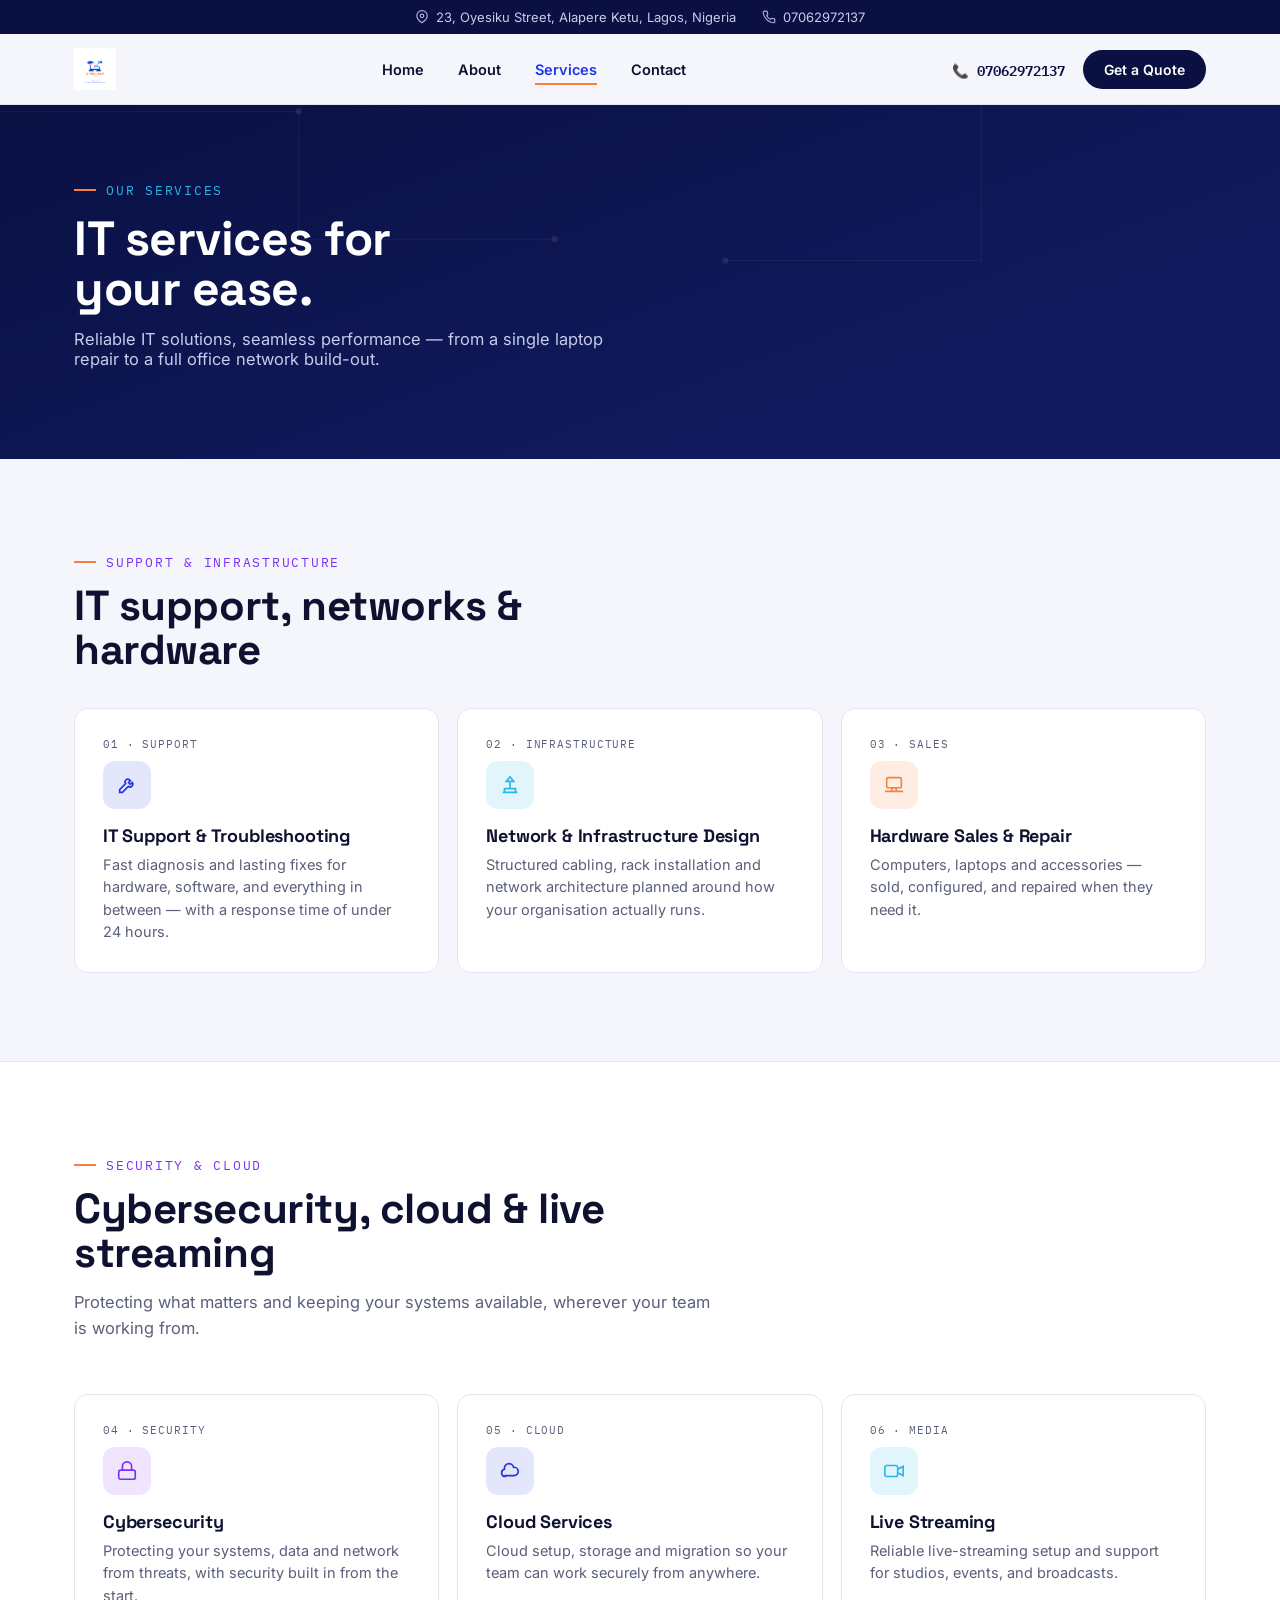
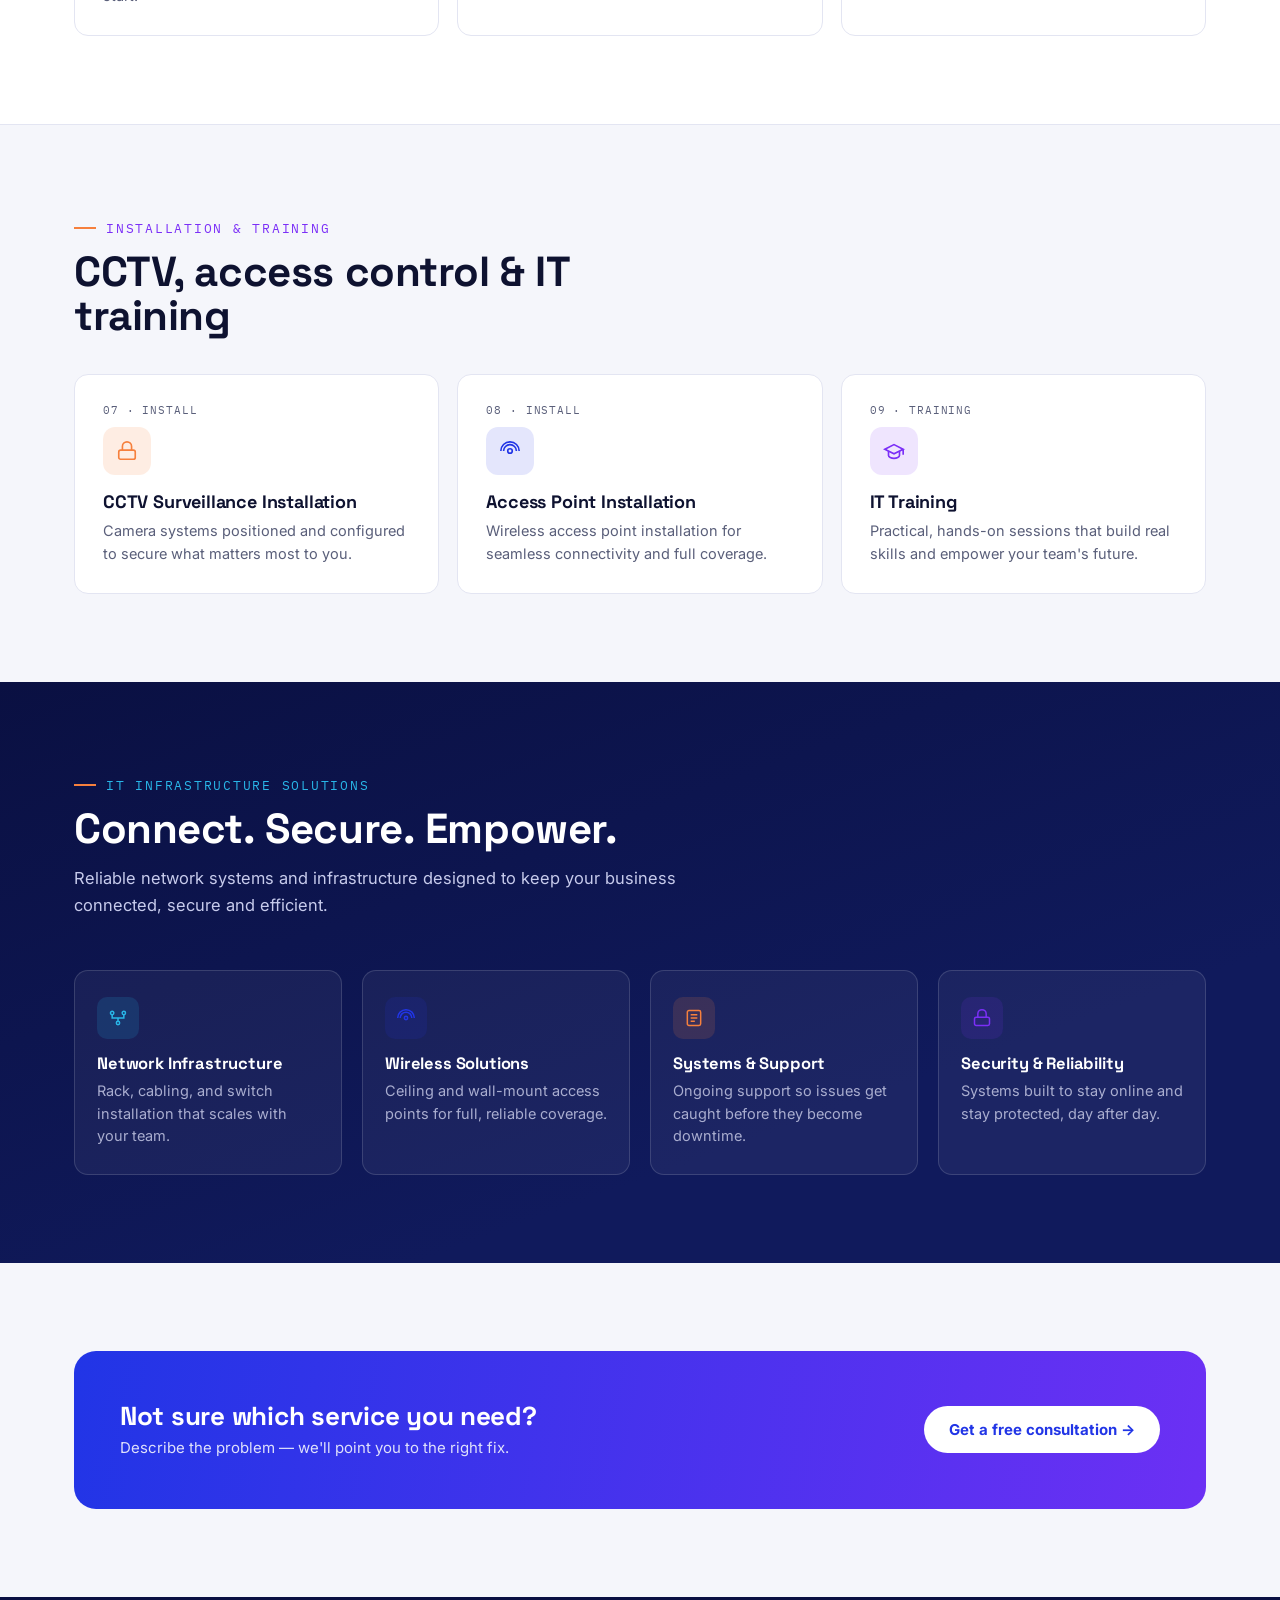
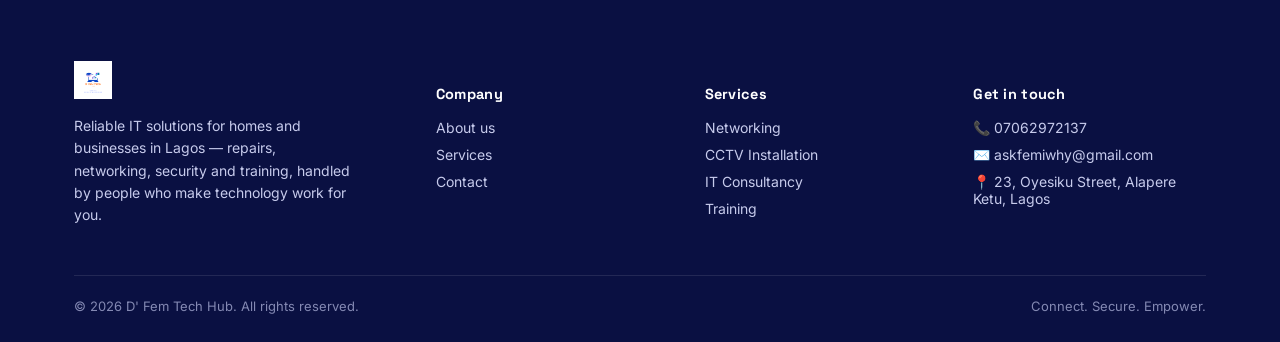
<file: services.html>
<!DOCTYPE html>
<html lang="en">
<head>
<meta charset="UTF-8">
<meta name="viewport" content="width=device-width, initial-scale=1.0">
<title>Services — D' Fem Tech Hub</title>
<link rel="icon" href="assets/logo.png">
<link rel="preconnect" href="https://fonts.googleapis.com">
<link href="https://fonts.googleapis.com/css2?family=Space+Grotesk:wght@500;600;700&family=Inter:wght@400;500;600;700&family=IBM+Plex+Mono:wght@500&display=swap" rel="stylesheet">
<link rel="stylesheet" href="style.css">
</head>
<body>

<div class="topbar">
  <div class="topbar-inner container">
    <div class="topbar-left">
      <span><svg width="14" height="14" viewBox="0 0 24 24" fill="none" stroke="currentColor" stroke-width="2"><path d="M21 10c0 6-9 12-9 12s-9-6-9-12a9 9 0 0118 0z"/><circle cx="12" cy="10" r="3"/></svg> 23, Oyesiku Street, Alapere Ketu, Lagos, Nigeria</span>
      <span><svg width="14" height="14" viewBox="0 0 24 24" fill="none" stroke="currentColor" stroke-width="2"><path d="M22 16.9v3a2 2 0 01-2.2 2 19.8 19.8 0 01-8.6-3.1 19.5 19.5 0 01-6-6A19.8 19.8 0 012.1 4.2 2 2 0 014.1 2h3a2 2 0 012 1.7c.1.9.3 1.8.6 2.7a2 2 0 01-.5 2.1L8 9.7a16 16 0 006.3 6.3l1.2-1.2a2 2 0 012.1-.5c.9.3 1.8.5 2.7.6a2 2 0 011.7 2.1z"/></svg> <a href="tel:07062972137">07062972137</a></span>
    </div>
  </div>
</div>

<nav class="nav">
  <div class="nav-inner container">
    <a href="index.html" class="brand"><img src="assets/logo.png" alt="D' Fem Tech Hub logo"></a>
    <div class="nav-links">
      <a href="index.html">Home</a>
      <a href="about.html">About</a>
      <a href="services.html" class="active">Services</a>
      <a href="contact.html">Contact</a>
    </div>
    <div class="nav-cta">
      <span class="nav-phone">📞 07062972137</span>
      <a href="contact.html" class="btn btn-dark" style="padding:10px 20px;font-size:14px;">Get a Quote</a>
    </div>
    <button class="nav-toggle" aria-label="Toggle menu"><span></span><span></span><span></span></button>
  </div>
</nav>

<header class="page-hero">
  <svg class="circuit-bg" width="100%" height="100%" viewBox="0 0 1200 500" preserveAspectRatio="xMidYMid slice" style="position:absolute; inset:0; opacity:.5;">
    <g stroke="rgba(255,255,255,.10)" stroke-width="1">
      <path d="M0 90 H280 V210 H520" fill="none"/>
      <path d="M1200 70 H920 V230 H680" fill="none"/>
    </g>
    <g fill="rgba(255,255,255,.16)">
      <circle cx="280" cy="90" r="3"/><circle cx="520" cy="210" r="3"/>
      <circle cx="920" cy="70" r="3"/><circle cx="680" cy="230" r="3"/>
    </g>
  </svg>
  <div class="container">
    <span class="eyebrow" style="color:var(--cyan);">OUR SERVICES</span>
    <h1>IT services for<br>your ease.</h1>
    <p>Reliable IT solutions, seamless performance — from a single laptop repair to a full office network build-out.</p>
  </div>
</header>

<!-- IT SUPPORT & INFRASTRUCTURE -->
<section class="section-tight">
  <div class="container">
    <div class="section-head reveal">
      <span class="eyebrow">SUPPORT &amp; INFRASTRUCTURE</span>
      <h2>IT support, networks &amp; hardware</h2>
    </div>
    <div class="svc-grid">
      <div class="svc-card reveal">
        <span class="tag">01 · SUPPORT</span>
        <div class="ic c-blue"><svg width="22" height="22" viewBox="0 0 24 24" fill="none" stroke="currentColor" stroke-width="1.8"><path d="M14.7 6.3a3 3 0 00-4.2 4.2L4 17v3h3l6.5-6.5a3 3 0 004.2-4.2l-2.1 2.1-2-2 2.1-2.1z"/></svg></div>
        <h3>IT Support &amp; Troubleshooting</h3>
        <p>Fast diagnosis and lasting fixes for hardware, software, and everything in between — with a response time of under 24 hours.</p>
      </div>
      <div class="svc-card reveal">
        <span class="tag">02 · INFRASTRUCTURE</span>
        <div class="ic c-cyan"><svg width="22" height="22" viewBox="0 0 24 24" fill="none" stroke="currentColor" stroke-width="1.8"><path d="M4 20h16M6 20v-4h12v4M12 16V8M8 8h8l-4-5-4 5z"/></svg></div>
        <h3>Network &amp; Infrastructure Design</h3>
        <p>Structured cabling, rack installation and network architecture planned around how your organisation actually runs.</p>
      </div>
      <div class="svc-card reveal">
        <span class="tag">03 · SALES</span>
        <div class="ic c-orange"><svg width="22" height="22" viewBox="0 0 24 24" fill="none" stroke="currentColor" stroke-width="1.8"><rect x="4" y="4" width="16" height="11" rx="1.5"/><path d="M2 19h20M9 19l1-4h4l1 4"/></svg></div>
        <h3>Hardware Sales &amp; Repair</h3>
        <p>Computers, laptops and accessories — sold, configured, and repaired when they need it.</p>
      </div>
    </div>
  </div>
</section>

<!-- SECURITY & CLOUD -->
<section style="background:var(--panel); border-top:1px solid var(--line); border-bottom:1px solid var(--line);">
  <div class="container">
    <div class="section-head reveal">
      <span class="eyebrow">SECURITY &amp; CLOUD</span>
      <h2>Cybersecurity, cloud &amp; live streaming</h2>
      <p>Protecting what matters and keeping your systems available, wherever your team is working from.</p>
    </div>
    <div class="svc-grid">
      <div class="svc-card reveal">
        <span class="tag">04 · SECURITY</span>
        <div class="ic c-purple"><svg width="22" height="22" viewBox="0 0 24 24" fill="none" stroke="currentColor" stroke-width="1.8"><rect x="3" y="11" width="18" height="10" rx="2"/><path d="M7 11V7a5 5 0 0110 0v4"/></svg></div>
        <h3>Cybersecurity</h3>
        <p>Protecting your systems, data and network from threats, with security built in from the start.</p>
      </div>
      <div class="svc-card reveal">
        <span class="tag">05 · CLOUD</span>
        <div class="ic c-blue"><svg width="22" height="22" viewBox="0 0 24 24" fill="none" stroke="currentColor" stroke-width="1.8"><path d="M7 18a4 4 0 01-1-7.9A5 5 0 0115.9 8 4.5 4.5 0 0117 17H7z"/></svg></div>
        <h3>Cloud Services</h3>
        <p>Cloud setup, storage and migration so your team can work securely from anywhere.</p>
      </div>
      <div class="svc-card reveal">
        <span class="tag">06 · MEDIA</span>
        <div class="ic c-cyan"><svg width="22" height="22" viewBox="0 0 24 24" fill="none" stroke="currentColor" stroke-width="1.8"><rect x="2" y="6" width="14" height="12" rx="2"/><path d="M16 10l6-3v10l-6-3"/></svg></div>
        <h3>Live Streaming</h3>
        <p>Reliable live-streaming setup and support for studios, events, and broadcasts.</p>
      </div>
    </div>
  </div>
</section>

<!-- INSTALLATION & TRAINING -->
<section class="section-tight">
  <div class="container">
    <div class="section-head reveal">
      <span class="eyebrow">INSTALLATION &amp; TRAINING</span>
      <h2>CCTV, access control &amp; IT training</h2>
    </div>
    <div class="svc-grid">
      <div class="svc-card reveal">
        <span class="tag">07 · INSTALL</span>
        <div class="ic c-orange"><svg width="22" height="22" viewBox="0 0 24 24" fill="none" stroke="currentColor" stroke-width="1.8"><rect x="3" y="11" width="18" height="10" rx="2"/><path d="M7 11V7a5 5 0 0110 0v4"/></svg></div>
        <h3>CCTV Surveillance Installation</h3>
        <p>Camera systems positioned and configured to secure what matters most to you.</p>
      </div>
      <div class="svc-card reveal">
        <span class="tag">08 · INSTALL</span>
        <div class="ic c-blue"><svg width="22" height="22" viewBox="0 0 24 24" fill="none" stroke="currentColor" stroke-width="1.8"><circle cx="12" cy="12" r="2.5"/><path d="M5 12a7 7 0 0114 0M2 12a10 10 0 0120 0"/></svg></div>
        <h3>Access Point Installation</h3>
        <p>Wireless access point installation for seamless connectivity and full coverage.</p>
      </div>
      <div class="svc-card reveal">
        <span class="tag">09 · TRAINING</span>
        <div class="ic c-purple"><svg width="22" height="22" viewBox="0 0 24 24" fill="none" stroke="currentColor" stroke-width="1.8"><path d="M22 10v6M2 10l10-5 10 5-10 5-10-5z"/><path d="M6 12v5c0 1.5 3 3 6 3s6-1.5 6-3v-5"/></svg></div>
        <h3>IT Training</h3>
        <p>Practical, hands-on sessions that build real skills and empower your team's future.</p>
      </div>
    </div>
  </div>
</section>

<!-- IT INFRASTRUCTURE BAND -->
<section style="background:linear-gradient(160deg, var(--navy), var(--navy-2) 70%); color:#fff;">
  <div class="container">
    <div class="section-head reveal">
      <span class="eyebrow" style="color:var(--cyan);">IT INFRASTRUCTURE SOLUTIONS</span>
      <h2 style="color:#fff;">Connect. Secure. Empower.</h2>
      <p style="color:#c7cbec;">Reliable network systems and infrastructure designed to keep your business connected, secure and efficient.</p>
    </div>
    <div class="value-grid">
      <div class="value-card reveal" style="background:rgba(255,255,255,.05); border-color:rgba(255,255,255,.14);">
        <div class="ic c-cyan"><svg width="20" height="20" viewBox="0 0 24 24" fill="none" stroke="currentColor" stroke-width="1.8"><circle cx="5" cy="6" r="2"/><circle cx="19" cy="6" r="2"/><circle cx="12" cy="18" r="2"/><path d="M5 8v4h14V8M12 12v4"/></svg></div>
        <h4 style="color:#fff;">Network Infrastructure</h4>
        <p style="color:#a9adcf;">Rack, cabling, and switch installation that scales with your team.</p>
      </div>
      <div class="value-card reveal" style="background:rgba(255,255,255,.05); border-color:rgba(255,255,255,.14);">
        <div class="ic c-blue"><svg width="20" height="20" viewBox="0 0 24 24" fill="none" stroke="currentColor" stroke-width="1.8"><path d="M5 12a7 7 0 0114 0M2 12a10 10 0 0120 0"/><circle cx="12" cy="12" r="2"/></svg></div>
        <h4 style="color:#fff;">Wireless Solutions</h4>
        <p style="color:#a9adcf;">Ceiling and wall-mount access points for full, reliable coverage.</p>
      </div>
      <div class="value-card reveal" style="background:rgba(255,255,255,.05); border-color:rgba(255,255,255,.14);">
        <div class="ic c-orange"><svg width="20" height="20" viewBox="0 0 24 24" fill="none" stroke="currentColor" stroke-width="1.8"><rect x="4" y="3" width="16" height="18" rx="2"/><path d="M8 8h8M8 12h8M8 16h5"/></svg></div>
        <h4 style="color:#fff;">Systems &amp; Support</h4>
        <p style="color:#a9adcf;">Ongoing support so issues get caught before they become downtime.</p>
      </div>
      <div class="value-card reveal" style="background:rgba(255,255,255,.05); border-color:rgba(255,255,255,.14);">
        <div class="ic c-purple"><svg width="20" height="20" viewBox="0 0 24 24" fill="none" stroke="currentColor" stroke-width="1.8"><rect x="3" y="11" width="18" height="10" rx="2"/><path d="M7 11V7a5 5 0 0110 0v4"/></svg></div>
        <h4 style="color:#fff;">Security &amp; Reliability</h4>
        <p style="color:#a9adcf;">Systems built to stay online and stay protected, day after day.</p>
      </div>
    </div>
  </div>
</section>

<section>
  <div class="container">
    <div class="cta-band reveal">
      <div>
        <h3>Not sure which service you need?</h3>
        <p>Describe the problem — we'll point you to the right fix.</p>
      </div>
      <a href="contact.html" class="btn" style="background:#fff; color:var(--blue); font-weight:700;">Get a free consultation →</a>
    </div>
  </div>
</section>

<footer>
  <div class="container">
    <div class="foot-grid">
      <div>
        <div class="foot-brand"><img src="assets/logo.png" alt="D' Fem Tech Hub"></div>
        <p style="max-width:280px; font-size:14px; line-height:1.6;">Reliable IT solutions for homes and businesses in Lagos — repairs, networking, security and training, handled by people who make technology work for you.</p>
      </div>
      <div>
        <h5>Company</h5>
        <ul><li><a href="about.html">About us</a></li><li><a href="services.html">Services</a></li><li><a href="contact.html">Contact</a></li></ul>
      </div>
      <div>
        <h5>Services</h5>
        <ul><li><a href="services.html">Networking</a></li><li><a href="services.html">CCTV Installation</a></li><li><a href="services.html">IT Consultancy</a></li><li><a href="services.html">Training</a></li></ul>
      </div>
      <div>
        <h5>Get in touch</h5>
        <ul><li>📞 07062972137</li><li>✉️ askfemiwhy@gmail.com</li><li>📍 23, Oyesiku Street, Alapere Ketu, Lagos</li></ul>
      </div>
    </div>
    <div class="foot-bottom">
      <span>© 2026 D' Fem Tech Hub. All rights reserved.</span>
      <span>Connect. Secure. Empower.</span>
    </div>
  </div>
</footer>

<script src="script.js"></script>
</body>
</html>
</file>
<file: style.css>
/* =========================================================
   D' FEM TECH HUB — design tokens
   Palette pulled from the brand logo:
   brand blue (laptop/cap), signal orange (wordmark),
   circuit purple + cyan (the floating squares)
   ========================================================= */
:root{
  --navy:        #0A1042;
  --navy-2:      #101a5c;
  --blue:        #2135e6;
  --blue-2:      #4457ff;
  --orange:      #f6803d;
  --purple:      #7b2ff7;
  --cyan:        #29b6e8;
  --bg:          #f5f6fb;
  --panel:       #ffffff;
  --ink:         #0e1230;
  --muted:       #5a5f7a;
  --line:        #e3e5f2;

  --display: "Space Grotesk", "Segoe UI", sans-serif;
  --body:    "Inter", "Segoe UI", sans-serif;
  --mono:    "IBM Plex Mono", ui-monospace, monospace;

  --radius: 14px;
  --container: 1180px;
}

*{ box-sizing:border-box; }
html{ scroll-behavior:smooth; }
body{
  margin:0;
  font-family:var(--body);
  color:var(--ink);
  background:var(--bg);
  -webkit-font-smoothing:antialiased;
}
img{ max-width:100%; display:block; }
a{ color:inherit; text-decoration:none; }
ul{ margin:0; padding:0; list-style:none; }
h1,h2,h3,h4{ font-family:var(--display); margin:0; line-height:1.05; letter-spacing:-0.01em; }
p{ margin:0; }
.container{ max-width:var(--container); margin:0 auto; padding:0 24px; }

.eyebrow{
  font-family:var(--mono);
  font-size:12.5px;
  letter-spacing:.14em;
  text-transform:uppercase;
  color:var(--purple);
  display:inline-flex;
  align-items:center;
  gap:10px;
}
.eyebrow::before{
  content:"";
  width:22px; height:2px;
  background:var(--orange);
  display:inline-block;
}

/* buttons */
.btn{
  display:inline-flex; align-items:center; gap:8px;
  font-family:var(--body); font-weight:600; font-size:15px;
  padding:13px 24px; border-radius:999px;
  border:1.5px solid transparent;
  cursor:pointer;
  transition:transform .18s ease, box-shadow .18s ease, background .18s ease, color .18s ease;
}
.btn:active{ transform:translateY(1px); }
.btn-primary{
  background:linear-gradient(90deg, var(--blue), var(--purple));
  color:#fff;
  box-shadow:0 10px 24px -10px rgba(33,53,230,.55);
}
.btn-primary:hover{ box-shadow:0 14px 30px -10px rgba(33,53,230,.7); transform:translateY(-1px); }
.btn-ghost{
  background:transparent;
  border-color:rgba(255,255,255,.35);
  color:#fff;
}
.btn-ghost:hover{ background:rgba(255,255,255,.1); }
.btn-dark{
  background:var(--navy);
  color:#fff;
}
.btn-dark:hover{ background:#050a30; }

/* =========== TOP INFO BAR =========== */
.topbar{
  background:var(--navy);
  color:#c7cbec;
}
.topbar-inner{
  display:flex; align-items:center; justify-content:center;
  padding:9px 24px; font-size:13px; flex-wrap:wrap; gap:8px;
}
.topbar-left{ display:flex; align-items:center; gap:26px; flex-wrap:wrap; }
.topbar-left span{ display:inline-flex; align-items:center; gap:7px; }
.topbar-left svg{ flex:none; opacity:.85; }
.topbar a{ color:#c7cbec; }
.topbar a:hover{ color:#fff; }
@media (max-width:680px){ .topbar-left{ gap:14px; font-size:12px; } }

/* =========== NAV =========== */
.nav{
  position:sticky; top:0; z-index:50;
  background:rgba(245,246,251,.85);
  backdrop-filter:blur(10px);
  border-bottom:1px solid var(--line);
}
.nav-inner{
  display:flex; align-items:center; justify-content:space-between;
  padding:14px 24px;
}
.brand{ display:flex; align-items:center; gap:10px; }
.brand img{ height:42px; width:auto; }
.brand-word{ font-family:var(--display); font-weight:700; font-size:15px; letter-spacing:.02em; }
.brand-word b{ color:var(--orange); }
.nav-links{ display:flex; gap:34px; align-items:center; }
.nav-links a{
  font-size:14.5px; font-weight:600; color:var(--ink);
  position:relative; padding:4px 0;
}
.nav-links a.active{ color:var(--blue); }
.nav-links a::after{
  content:""; position:absolute; left:0; bottom:-3px;
  width:0; height:2px; background:var(--orange);
  transition:width .2s ease;
}
.nav-links a:hover::after, .nav-links a.active::after{ width:100%; }
.nav-cta{ display:flex; align-items:center; gap:18px; }
.nav-phone{ font-family:var(--mono); font-size:13.5px; color:var(--navy); font-weight:600; }
.nav-toggle{ display:none; background:none; border:0; cursor:pointer; padding:6px; }
.nav-toggle span{ display:block; width:24px; height:2px; background:var(--ink); margin:5px 0; }

/* =========== HERO (dark) =========== */
.hero{
  position:relative;
  background:radial-gradient(1100px 500px at 85% -10%, rgba(123,47,247,.35), transparent 60%),
             radial-gradient(700px 400px at 5% 110%, rgba(41,182,232,.25), transparent 60%),
             linear-gradient(160deg, var(--navy), var(--navy-2) 70%);
  color:#fff;
  overflow:hidden;
}
.circuit-bg{ position:absolute; inset:0; opacity:.5; pointer-events:none; }
.hero-inner{
  position:relative; z-index:2;
  padding:96px 24px 84px;
  display:grid; grid-template-columns:1.15fr .85fr; gap:48px; align-items:center;
}
.hero h1{
  font-size:clamp(34px, 4.6vw, 58px);
  margin:20px 0 20px;
}
.hero h1 em{ font-style:normal; color:var(--orange); }
.hero p.lead{
  font-size:18px; color:#c7cbec; max-width:520px; margin-bottom:34px; line-height:1.6;
}
.hero-actions{ display:flex; gap:14px; flex-wrap:wrap; }
.hero-stats{
  display:flex; gap:28px; margin-top:46px; flex-wrap:wrap;
}
.hero-stats div{ font-family:var(--mono); }
.hero-stats b{ display:block; font-family:var(--display); font-size:26px; color:#fff; }
.hero-stats span{ font-size:12px; color:#9aa0c9; letter-spacing:.06em; }

.hero-art{
  position:relative;
  aspect-ratio:1/1;
  display:flex; align-items:center; justify-content:center;
}
.hero-art-ring{
  position:absolute; inset:0;
  border:1.5px dashed rgba(255,255,255,.18);
  border-radius:50%;
  animation:spin 40s linear infinite;
}
.hero-art-ring.r2{ inset:14%; border-color:rgba(246,128,61,.25); animation-duration:28s; animation-direction:reverse; }
@media (prefers-reduced-motion:reduce){ .hero-art-ring{ animation:none; } }
@keyframes spin{ to{ transform:rotate(360deg); } }
.hero-art-card{
  position:relative; z-index:2;
  background:rgba(255,255,255,.06);
  border:1px solid rgba(255,255,255,.16);
  border-radius:24px;
  padding:34px;
  backdrop-filter:blur(6px);
}
.hero-art-card img{ width:220px; }

/* node dots floating (echo the logo's floating squares) */
.node{
  position:absolute; width:14px; height:14px; border-radius:4px;
  animation:float 6s ease-in-out infinite;
}
@keyframes float{ 0%,100%{ transform:translateY(0);} 50%{ transform:translateY(-14px);} }
@media (prefers-reduced-motion:reduce){ .node{ animation:none; } }

/* =========== SECTION DIVIDER (signature element) =========== */
.node-divider{
  display:flex; align-items:center; gap:0;
  padding:36px 0;
}
.node-divider .line{ flex:1; height:1px; background:var(--line); position:relative; }
.node-divider .dashes{
  flex:1; height:0; border-top:2px dashed var(--line);
}
.node-divider .dot{ width:9px; height:9px; border-radius:3px; margin:0 10px; flex:none; }

/* =========== GENERIC SECTIONS =========== */
section{ padding:88px 0; }
.section-head{ max-width:640px; margin-bottom:52px; }
.section-head h2{ font-size:clamp(28px,3.4vw,42px); margin-top:14px; }
.section-head p{ color:var(--muted); font-size:16.5px; margin-top:14px; line-height:1.6; }
.section-tight .section-head{ margin-bottom:36px; }

/* value grid on home */
.value-grid{
  display:grid; grid-template-columns:repeat(4,1fr); gap:20px;
}
.value-card{
  background:var(--panel); border:1px solid var(--line); border-radius:var(--radius);
  padding:26px 22px;
}
.value-card .ic{
  width:42px; height:42px; border-radius:10px;
  display:flex; align-items:center; justify-content:center;
  margin-bottom:16px;
}
.value-card h4{ font-size:16.5px; margin-bottom:8px; }
.value-card p{ color:var(--muted); font-size:14.5px; line-height:1.55; }

/* services grid */
.svc-grid{
  display:grid; grid-template-columns:repeat(3,1fr); gap:18px;
}
.svc-card{
  background:var(--panel); border:1px solid var(--line); border-radius:var(--radius);
  padding:28px; transition:transform .18s ease, box-shadow .18s ease, border-color .18s ease;
  position:relative; overflow:hidden;
}
.svc-card::before{
  content:""; position:absolute; top:0; left:0; width:100%; height:3px;
  background:linear-gradient(90deg,var(--blue),var(--purple),var(--cyan));
  transform:scaleX(0); transform-origin:left; transition:transform .25s ease;
}
.svc-card:hover{ transform:translateY(-4px); box-shadow:0 18px 34px -20px rgba(16,20,60,.28); border-color:transparent; }
.svc-card:hover::before{ transform:scaleX(1); }
.svc-card .ic{
  width:48px; height:48px; border-radius:12px;
  display:flex; align-items:center; justify-content:center; margin-bottom:18px;
}
.svc-card h3{ font-size:18px; margin-bottom:8px; }
.svc-card p{ color:var(--muted); font-size:14.5px; line-height:1.55; }
.svc-card .tag{ font-family:var(--mono); font-size:11px; color:var(--muted); letter-spacing:.08em; margin-bottom:10px; display:block; }

/* CTA band */
.cta-band{
  background:linear-gradient(100deg, var(--blue), var(--purple) 120%);
  color:#fff; border-radius:22px;
  padding:52px 46px;
  display:flex; align-items:center; justify-content:space-between; gap:24px; flex-wrap:wrap;
}
.cta-band h3{ font-size:26px; margin-bottom:8px; }
.cta-band p{ color:#dfe1fb; font-size:15px; }

/* =========== TESTIMONIAL CAROUSEL =========== */
.testimonial-carousel{ max-width:760px; margin:0 auto; position:relative; }
.testimonial-viewport{ overflow:hidden; border-radius:22px; }
.testimonial-track{ display:flex; transition:transform .5s ease; }
.testimonial-slide{
  flex:0 0 100%;
  background:var(--panel); border:1px solid var(--line);
  padding:44px; text-align:center;
}
.testimonial-slide p{ font-size:17.5px; line-height:1.7; color:var(--ink); max-width:600px; margin:0 auto; }
.testimonial-author{ margin-top:24px; display:flex; align-items:center; justify-content:center; gap:10px; }
.testimonial-avatar{
  width:40px; height:40px; border-radius:50%;
  background:linear-gradient(135deg,var(--blue),var(--purple));
  display:flex; align-items:center; justify-content:center;
  color:#fff; font-family:var(--display); font-weight:700; flex:none;
}
.testimonial-name{ font-weight:700; font-size:14.5px; text-align:left; }
.testimonial-meta{ font-size:12.5px; color:var(--muted); text-align:left; }
.testimonial-nav{ display:flex; align-items:center; justify-content:center; gap:18px; margin-top:22px; }
.testimonial-arrow{
  width:36px; height:36px; border-radius:50%; border:1.5px solid var(--line);
  background:var(--panel); display:flex; align-items:center; justify-content:center;
  cursor:pointer; transition:background .18s ease, border-color .18s ease;
}
.testimonial-arrow:hover{ background:var(--blue); border-color:var(--blue); color:#fff; }
.testimonial-dots{ display:flex; gap:8px; }
.testimonial-dot{
  width:8px; height:8px; border-radius:50%; background:var(--line);
  border:0; cursor:pointer; padding:0; transition:background .18s ease, transform .18s ease;
}
.testimonial-dot.active{ background:var(--blue); transform:scale(1.3); }

/* footer */
footer{ background:var(--navy); color:#c7cbec; padding:64px 0 28px; }
.foot-grid{ display:grid; grid-template-columns:1.4fr 1fr 1fr 1fr; gap:36px; margin-bottom:48px; }
.foot-brand{ display:flex; gap:10px; align-items:center; margin-bottom:16px; }
.foot-brand img{ height:38px; }
footer h5{ color:#fff; font-family:var(--display); font-size:14.5px; margin-bottom:16px; letter-spacing:.02em; }
footer ul li{ margin-bottom:10px; font-size:14px; }
footer ul li a:hover{ color:#fff; }
.foot-bottom{
  border-top:1px solid rgba(255,255,255,.1); padding-top:22px;
  display:flex; justify-content:space-between; flex-wrap:wrap; gap:12px;
  font-size:13px; color:#8489b3;
}
.socials{ display:flex; gap:12px; }
.socials a{
  width:34px; height:34px; border-radius:50%;
  background:rgba(255,255,255,.08); display:flex; align-items:center; justify-content:center;
  transition:background .2s ease;
}
.socials a:hover{ background:var(--orange); }

/* page hero (inner pages, shorter) */
.page-hero{
  background:linear-gradient(160deg, var(--navy), var(--navy-2) 70%);
  color:#fff; padding:70px 0 90px; position:relative; overflow:hidden;
}
.page-hero .container{ position:relative; z-index:2; }
.page-hero h1{ font-size:clamp(32px,4vw,48px); margin-top:16px; }
.page-hero p{ color:#c7cbec; margin-top:14px; max-width:560px; font-size:16.5px; }

/* about page bits */
.split{ display:grid; grid-template-columns:1fr 1fr; gap:56px; align-items:center; }
.stat-row{ display:grid; grid-template-columns:repeat(3,1fr); gap:18px; margin-top:36px; }
.stat-row div{ background:var(--panel); border:1px solid var(--line); border-radius:12px; padding:20px; }
.stat-row b{ font-family:var(--display); font-size:28px; display:block; color:var(--blue); }
.stat-row span{ font-size:13px; color:var(--muted); }

.timeline{ display:flex; flex-direction:column; gap:0; }
.timeline .step{ display:grid; grid-template-columns:56px 1fr; gap:20px; padding-bottom:34px; position:relative; }
.timeline .step::before{
  content:""; position:absolute; left:27px; top:44px; bottom:-6px; width:2px;
  background:var(--line);
}
.timeline .step:last-child::before{ display:none; }
.timeline .num{
  width:54px; height:54px; border-radius:50%;
  display:flex; align-items:center; justify-content:center;
  font-family:var(--mono); font-weight:600; color:#fff;
  background:linear-gradient(135deg,var(--blue),var(--purple));
}
.timeline h4{ font-size:16.5px; margin-bottom:6px; }
.timeline p{ color:var(--muted); font-size:14.5px; line-height:1.6; }

.values-grid{ display:grid; grid-template-columns:repeat(4,1fr); gap:18px; }
.value-mini{ padding:22px; border-radius:var(--radius); border:1px solid var(--line); background:var(--panel); }
.value-mini .ic{ width:38px; height:38px; border-radius:9px; display:flex; align-items:center; justify-content:center; margin-bottom:14px; }

/* contact page */
.contact-grid{ display:grid; grid-template-columns:.9fr 1.1fr; gap:44px; }
.contact-card{
  background:var(--panel); border:1px solid var(--line); border-radius:var(--radius); padding:26px;
  display:flex; gap:16px; margin-bottom:16px;
}
.contact-card .ic{
  width:44px; height:44px; border-radius:11px; flex:none;
  display:flex; align-items:center; justify-content:center;
}
.contact-card h4{ font-size:15.5px; margin-bottom:5px; }
.contact-card p, .contact-card a{ color:var(--muted); font-size:14.5px; }

.form-panel{ background:var(--panel); border:1px solid var(--line); border-radius:var(--radius); padding:36px; }
.form-row{ display:grid; grid-template-columns:1fr 1fr; gap:16px; margin-bottom:16px; }
.field{ display:flex; flex-direction:column; gap:8px; }
.field.full{ grid-column:1/-1; }
.field label{ font-size:13px; font-weight:600; color:var(--ink); }
.field input, .field select, .field textarea{
  border:1.5px solid var(--line); border-radius:10px; padding:12px 14px;
  font-family:var(--body); font-size:14.5px; color:var(--ink); background:#fbfbfe;
  transition:border-color .18s ease;
}
.field input:focus, .field select:focus, .field textarea:focus{
  outline:none; border-color:var(--blue);
}
.field textarea{ resize:vertical; min-height:120px; }

.map-wrap{
  border-radius:var(--radius); overflow:hidden; border:1px solid var(--line);
  height:260px; margin-top:20px;
}
.map-wrap iframe{ width:100%; height:100%; border:0; }

/* utility color classes for icons/dots referencing brand palette */
.c-blue{ background:rgba(33,53,230,.12); color:var(--blue); }
.c-purple{ background:rgba(123,47,247,.12); color:var(--purple); }
.c-orange{ background:rgba(246,128,61,.14); color:var(--orange); }
.c-cyan{ background:rgba(41,182,232,.14); color:var(--cyan); }
.dot-blue{ background:var(--blue); }
.dot-purple{ background:var(--purple); }
.dot-orange{ background:var(--orange); }
.dot-cyan{ background:var(--cyan); }

/* focus visibility */
a:focus-visible, button:focus-visible, input:focus-visible, textarea:focus-visible{
  outline:2px solid var(--blue); outline-offset:2px;
}

/* reveal-on-scroll */
.reveal{ opacity:0; transform:translateY(18px); transition:opacity .6s ease, transform .6s ease; }
.reveal.in{ opacity:1; transform:none; }
@media (prefers-reduced-motion:reduce){ .reveal{ opacity:1; transform:none; transition:none; } }

/* =========== RESPONSIVE =========== */
@media (max-width:980px){
  .hero-inner{ grid-template-columns:1fr; }
  .hero-art{ display:none; }
  .value-grid{ grid-template-columns:repeat(2,1fr); }
  .svc-grid{ grid-template-columns:repeat(2,1fr); }
  .foot-grid{ grid-template-columns:1fr 1fr; }
  .split{ grid-template-columns:1fr; }
  .values-grid{ grid-template-columns:repeat(2,1fr); }
  .contact-grid{ grid-template-columns:1fr; }
}
@media (max-width:680px){
  .nav-links{ display:none; }
  .nav-toggle{ display:block; }
  .nav-phone{ display:none; }
  .value-grid, .svc-grid, .foot-grid, .values-grid{ grid-template-columns:1fr; }
  .stat-row{ grid-template-columns:1fr; }
  .form-row{ grid-template-columns:1fr; }
  .cta-band{ flex-direction:column; align-items:flex-start; }
  .hero-inner{ padding:70px 24px 60px; }
}
</file>
